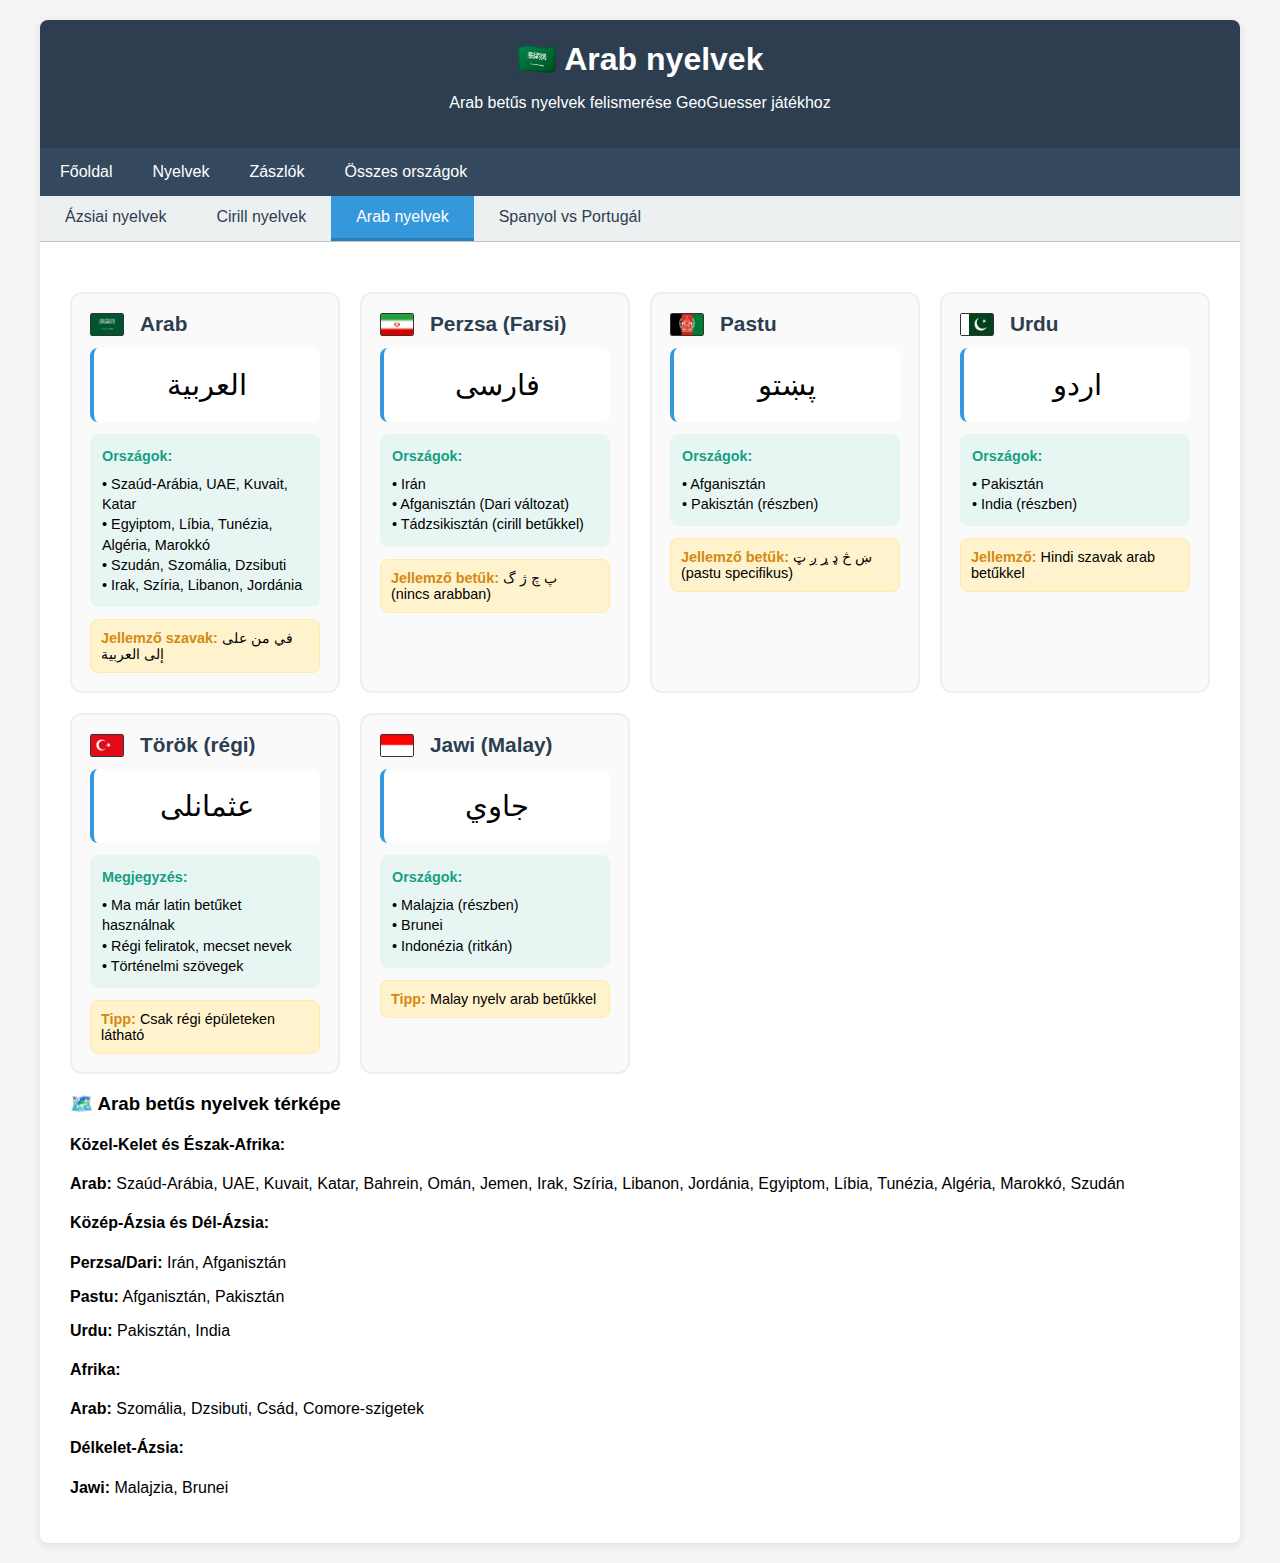
<file: arabic-languages.html>
<!DOCTYPE html>
<html lang="hu">
<head>
    <meta charset="UTF-8">
    <meta name="viewport" content="width=device-width, initial-scale=1.0">
    <title>Arab nyelvek - Geo Guesser Segítő</title>
    <link rel="stylesheet" href="styles.css">
</head>
<body>
    <div class="container">
        <header>
            <h1>🇸🇦 Arab nyelvek</h1>
            <p>Arab betűs nyelvek felismerése GeoGuesser játékhoz</p>
        </header>
        
        <nav>
            <ul class="menu">
                <li><a href="index.html">Főoldal</a></li>
                <li><a href="asian-languages.html">Nyelvek</a></li>
                <li><a href="flags.html">Zászlók</a></li>
                <li><a href="countries-list.html">Összes országok</a></li>
            </ul>
        </nav>
        
        <div class="sub-nav">
            <ul>
                <li><a href="asian-languages.html">Ázsiai nyelvek</a></li>
                <li><a href="cyrillic-languages.html">Cirill nyelvek</a></li>
                <li><a href="arabic-languages.html" class="active">Arab nyelvek</a></li>
                <li><a href="spanish-portuguese.html">Spanyol vs Portugál</a></li>
            </ul>
        </div>
        
        <div class="content">
            <div class="grid">
                <div class="script-card">
                    <div class="country">
                        <img src="flags/sa.png" alt="Szaúd-Arábia zászló" class="small-flag"> Arab
                    </div>
                    <div class="sample-text">العربية</div>
                    <div class="features">
                        <h4>Országok:</h4>
                        • Szaúd-Arábia, UAE, Kuvait, Katar<br>
                        • Egyiptom, Líbia, Tunézia, Algéria, Marokkó<br>
                        • Szudán, Szomália, Dzsibuti<br>
                        • Irak, Szíria, Libanon, Jordánia
                    </div>
                    <div class="tip">
                        <strong>Jellemző szavak:</strong> في من على إلى العربية
                    </div>
                </div>

                <div class="script-card">
                    <div class="country">
                        <img src="flags/ir.png" alt="Irán zászló" class="small-flag"> Perzsa (Farsi)
                    </div>
                    <div class="sample-text">فارسی</div>
                    <div class="features">
                        <h4>Országok:</h4>
                        • Irán<br>
                        • Afganisztán (Dari változat)<br>
                        • Tádzsikisztán (cirill betűkkel)
                    </div>
                    <div class="tip">
                        <strong>Jellemző betűk:</strong> پ چ ژ گ (nincs arabban)
                    </div>
                </div>

                <div class="script-card">
                    <div class="country">
                        <img src="flags/af.png" alt="Afganisztán zászló" class="small-flag"> Pastu
                    </div>
                    <div class="sample-text">پښتو</div>
                    <div class="features">
                        <h4>Országok:</h4>
                        • Afganisztán<br>
                        • Pakisztán (részben)
                    </div>
                    <div class="tip">
                        <strong>Jellemző betűk:</strong> ښ څ ډ ړ ږ ټ (pastu specifikus)
                    </div>
                </div>

                <div class="script-card">
                    <div class="country">
                        <img src="flags/pk.png" alt="Pakisztán zászló" class="small-flag"> Urdu
                    </div>
                    <div class="sample-text">اردو</div>
                    <div class="features">
                        <h4>Országok:</h4>
                        • Pakisztán<br>
                        • India (részben)
                    </div>
                    <div class="tip">
                        <strong>Jellemző:</strong> Hindi szavak arab betűkkel
                    </div>
                </div>

                <div class="script-card">
                    <div class="country">
                        <img src="flags/tr.png" alt="Törökország zászló" class="small-flag"> Török (régi)
                    </div>
                    <div class="sample-text">عثمانلی</div>
                    <div class="features">
                        <h4>Megjegyzés:</h4>
                        • Ma már latin betűket használnak<br>
                        • Régi feliratok, mecset nevek<br>
                        • Történelmi szövegek
                    </div>
                    <div class="tip">
                        <strong>Tipp:</strong> Csak régi épületeken látható
                    </div>
                </div>

                <div class="script-card">
                    <div class="country">
                        <img src="flags/id.png" alt="Indonézia zászló" class="small-flag"> Jawi (Malay)
                    </div>
                    <div class="sample-text">جاوي</div>
                    <div class="features">
                        <h4>Országok:</h4>
                        • Malajzia (részben)<br>
                        • Brunei<br>
                        • Indonézia (ritkán)
                    </div>
                    <div class="tip">
                        <strong>Tipp:</strong> Malay nyelv arab betűkkel
                    </div>
                </div>
            </div>
            
            <div class="summary-section">
                <h3>🗺️ Arab betűs nyelvek térképe</h3>
                <div class="region-summary">
                    <h4>Közel-Kelet és Észak-Afrika:</h4>
                    <p><strong>Arab:</strong> Szaúd-Arábia, UAE, Kuvait, Katar, Bahrein, Omán, Jemen, Irak, Szíria, Libanon, Jordánia, Egyiptom, Líbia, Tunézia, Algéria, Marokkó, Szudán</p>
                    
                    <h4>Közép-Ázsia és Dél-Ázsia:</h4>
                    <p><strong>Perzsa/Dari:</strong> Irán, Afganisztán</p>
                    <p><strong>Pastu:</strong> Afganisztán, Pakisztán</p>
                    <p><strong>Urdu:</strong> Pakisztán, India</p>
                    
                    <h4>Afrika:</h4>
                    <p><strong>Arab:</strong> Szomália, Dzsibuti, Csád, Comore-szigetek</p>
                    
                    <h4>Délkelet-Ázsia:</h4>
                    <p><strong>Jawi:</strong> Malajzia, Brunei</p>
                </div>
            </div>
        </div>
    </div>
</body>
</html>
</file>
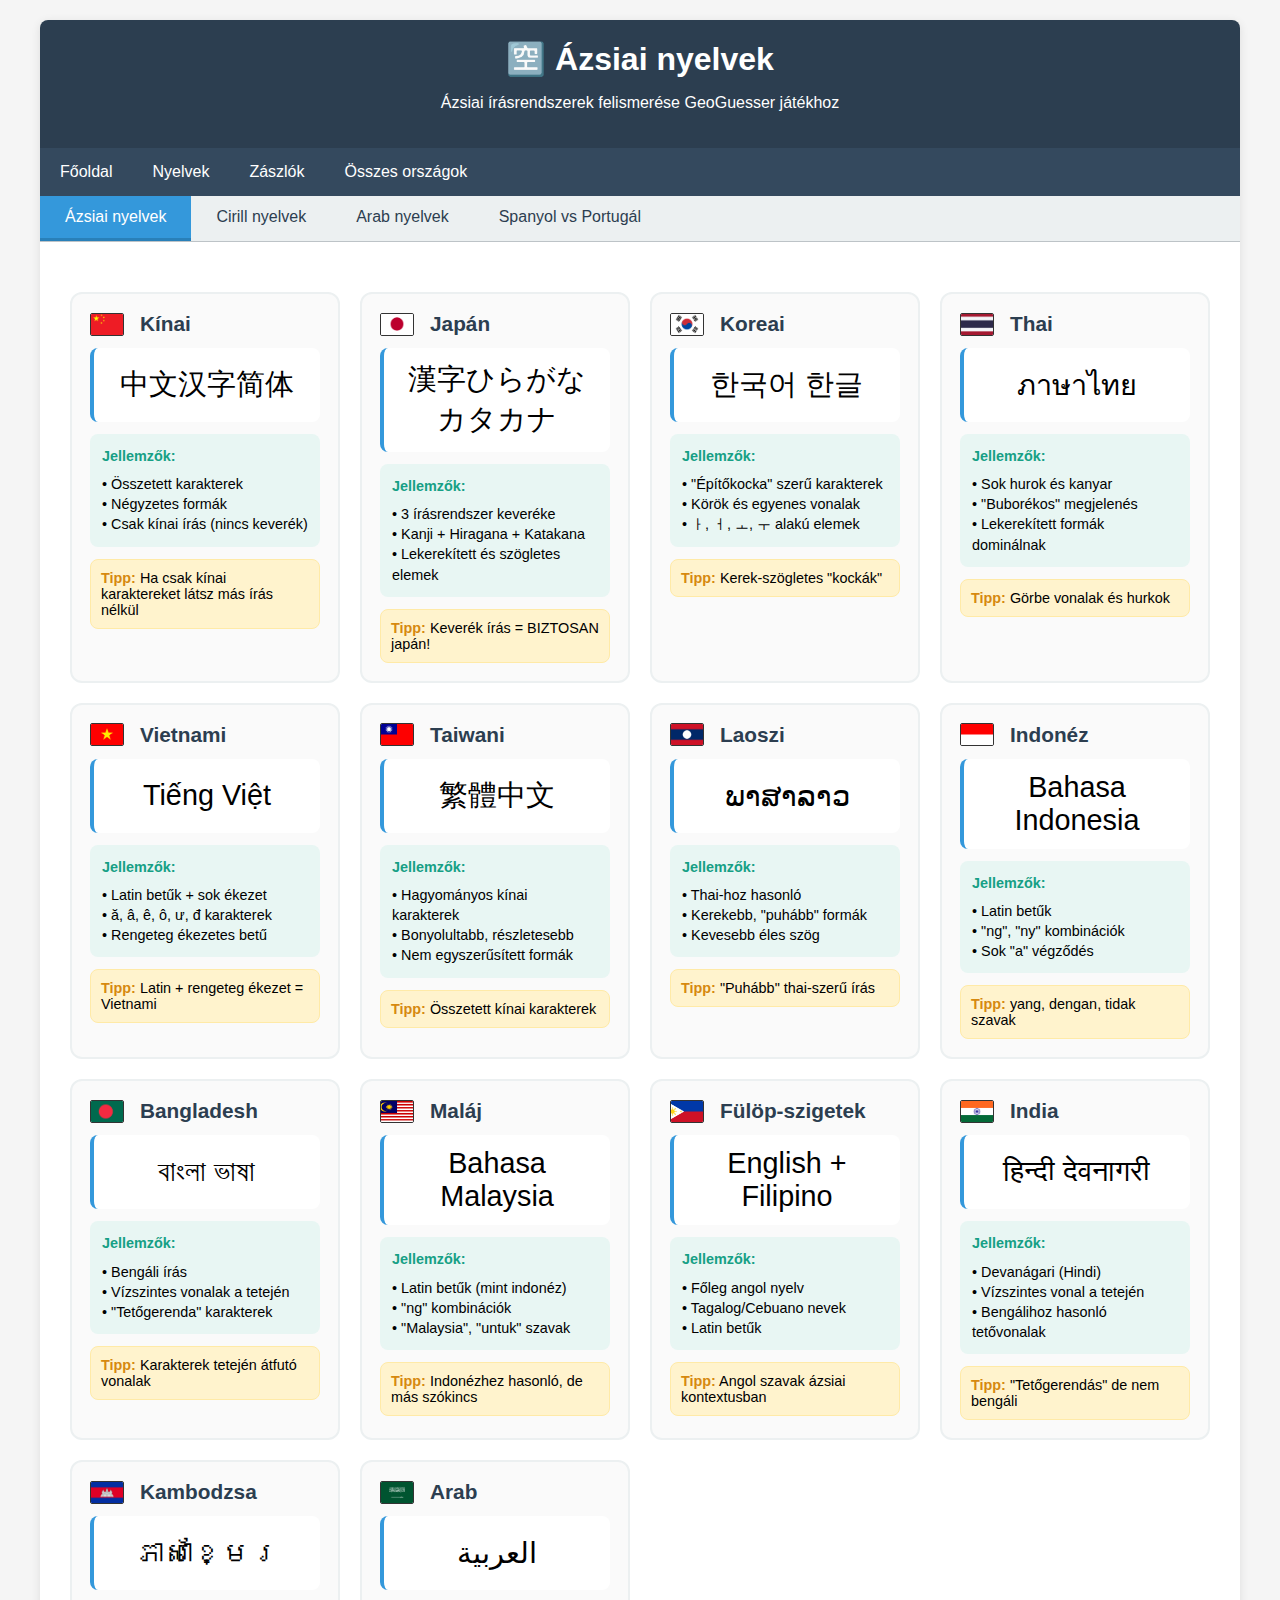
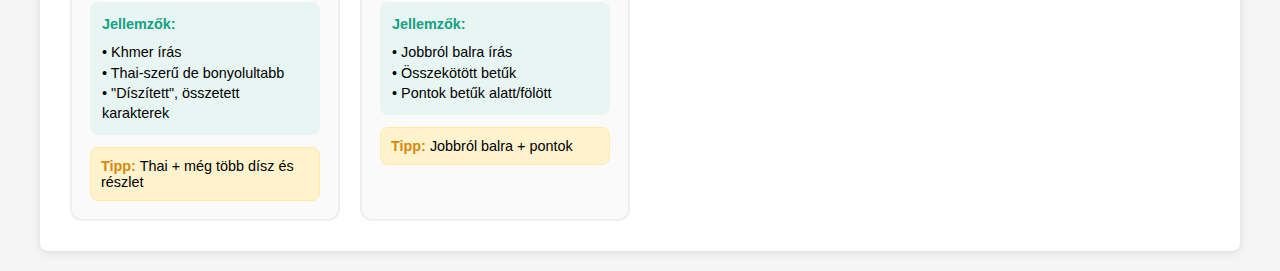
<file: asian-languages.html>
<!DOCTYPE html>
<html lang="hu">
<head>
    <meta charset="UTF-8">
    <meta name="viewport" content="width=device-width, initial-scale=1.0">
    <title>Ázsiai nyelvek - Geo Guesser Segítő</title>
    <link rel="stylesheet" href="styles.css">
</head>
<body>
    <div class="container">
        <header>
            <h1>🈳 Ázsiai nyelvek</h1>
            <p>Ázsiai írásrendszerek felismerése GeoGuesser játékhoz</p>
        </header>
        
        <nav>
            <ul class="menu">
                <li><a href="index.html">Főoldal</a></li>
                <li><a href="asian-languages.html">Nyelvek</a></li>
                <li><a href="flags.html">Zászlók</a></li>
                <li><a href="countries-list.html">Összes országok</a></li>
            </ul>
        </nav>
        
        <div class="sub-nav">
            <ul>
                <li><a href="asian-languages.html" class="active">Ázsiai nyelvek</a></li>
                <li><a href="cyrillic-languages.html">Cirill nyelvek</a></li>
                <li><a href="arabic-languages.html">Arab nyelvek</a></li>
                <li><a href="spanish-portuguese.html">Spanyol vs Portugál</a></li>
            </ul>
        </div>
        
        <div class="content">
            <div class="grid">
                <div class="script-card">
                    <div class="country">
                        <img src="flags/cn.png" alt="Kínai zászló" class="small-flag"> Kínai
                    </div>
                    <div class="sample-text">中文汉字简体</div>
                    <div class="features">
                        <h4>Jellemzők:</h4>
                        • Összetett karakterek<br>
                        • Négyzetes formák<br>
                        • Csak kínai írás (nincs keverék)
                    </div>
                    <div class="tip">
                        <strong>Tipp:</strong> Ha csak kínai karaktereket látsz más írás nélkül
                    </div>
                </div>

                <div class="script-card">
                    <div class="country">
                        <img src="flags/jp.png" alt="Japán zászló" class="small-flag"> Japán
                    </div>
                    <div class="sample-text">漢字ひらがなカタカナ</div>
                    <div class="features">
                        <h4>Jellemzők:</h4>
                        • 3 írásrendszer keveréke<br>
                        • Kanji + Hiragana + Katakana<br>
                        • Lekerekített és szögletes elemek
                    </div>
                    <div class="tip">
                        <strong>Tipp:</strong> Keverék írás = BIZTOSAN japán!
                    </div>
                </div>

                <div class="script-card">
                    <div class="country">
                        <img src="flags/kr.png" alt="Koreai zászló" class="small-flag"> Koreai
                    </div>
                    <div class="sample-text">한국어 한글</div>
                    <div class="features">
                        <h4>Jellemzők:</h4>
                        • "Építőkocka" szerű karakterek<br>
                        • Körök és egyenes vonalak<br>
                        • ㅏ, ㅓ, ㅗ, ㅜ alakú elemek
                    </div>
                    <div class="tip">
                        <strong>Tipp:</strong> Kerek-szögletes "kockák"
                    </div>
                </div>

                <div class="script-card">
                    <div class="country">
                        <img src="flags/th.png" alt="Thai zászló" class="small-flag"> Thai
                    </div>
                    <div class="sample-text">ภาษาไทย</div>
                    <div class="features">
                        <h4>Jellemzők:</h4>
                        • Sok hurok és kanyar<br>
                        • "Buborékos" megjelenés<br>
                        • Lekerekített formák dominálnak
                    </div>
                    <div class="tip">
                        <strong>Tipp:</strong> Görbe vonalak és hurkok
                    </div>
                </div>

                <div class="script-card">
                    <div class="country">
                        <img src="flags/vn.png" alt="Vietnami zászló" class="small-flag"> Vietnami
                    </div>
                    <div class="sample-text">Tiếng Việt</div>
                    <div class="features">
                        <h4>Jellemzők:</h4>
                        • Latin betűk + sok ékezet<br>
                        • ă, â, ê, ô, ư, đ karakterek<br>
                        • Rengeteg ékezetes betű
                    </div>
                    <div class="tip">
                        <strong>Tipp:</strong> Latin + rengeteg ékezet = Vietnami
                    </div>
                </div>

                <div class="script-card">
                    <div class="country">
                        <img src="flags/tw.png" alt="Taiwani zászló" class="small-flag"> Taiwani
                    </div>
                    <div class="sample-text">繁體中文</div>
                    <div class="features">
                        <h4>Jellemzők:</h4>
                        • Hagyományos kínai karakterek<br>
                        • Bonyolultabb, részletesebb<br>
                        • Nem egyszerűsített formák
                    </div>
                    <div class="tip">
                        <strong>Tipp:</strong> Összetett kínai karakterek
                    </div>
                </div>

                <div class="script-card">
                    <div class="country">
                        <img src="flags/la.png" alt="Laoszi zászló" class="small-flag"> Laoszi
                    </div>
                    <div class="sample-text">ພາສາລາວ</div>
                    <div class="features">
                        <h4>Jellemzők:</h4>
                        • Thai-hoz hasonló<br>
                        • Kerekebb, "puhább" formák<br>
                        • Kevesebb éles szög
                    </div>
                    <div class="tip">
                        <strong>Tipp:</strong> "Puhább" thai-szerű írás
                    </div>
                </div>

                <div class="script-card">
                    <div class="country">
                        <img src="flags/id.png" alt="Indonéz zászló" class="small-flag"> Indonéz
                    </div>
                    <div class="sample-text">Bahasa Indonesia</div>
                    <div class="features">
                        <h4>Jellemzők:</h4>
                        • Latin betűk<br>
                        • "ng", "ny" kombinációk<br>
                        • Sok "a" végződés
                    </div>
                    <div class="tip">
                        <strong>Tipp:</strong> yang, dengan, tidak szavak
                    </div>
                </div>

                <div class="script-card">
                    <div class="country">
                        <img src="flags/bd.png" alt="Bangladesh zászló" class="small-flag"> Bangladesh
                    </div>
                    <div class="sample-text">বাংলা ভাষা</div>
                    <div class="features">
                        <h4>Jellemzők:</h4>
                        • Bengáli írás<br>
                        • Vízszintes vonalak a tetején<br>
                        • "Tetőgerenda" karakterek
                    </div>
                    <div class="tip">
                        <strong>Tipp:</strong> Karakterek tetején átfutó vonalak
                    </div>
                </div>

                <div class="script-card">
                    <div class="country">
                        <img src="flags/my.png" alt="Maláj zászló" class="small-flag"> Maláj
                    </div>
                    <div class="sample-text">Bahasa Malaysia</div>
                    <div class="features">
                        <h4>Jellemzők:</h4>
                        • Latin betűk (mint indonéz)<br>
                        • "ng" kombinációk<br>
                        • "Malaysia", "untuk" szavak
                    </div>
                    <div class="tip">
                        <strong>Tipp:</strong> Indonézhez hasonló, de más szókincs
                    </div>
                </div>

                <div class="script-card">
                    <div class="country">
                        <img src="flags/ph.png" alt="Fülöp-szigetek zászló" class="small-flag"> Fülöp-szigetek
                    </div>
                    <div class="sample-text">English + Filipino</div>
                    <div class="features">
                        <h4>Jellemzők:</h4>
                        • Főleg angol nyelv<br>
                        • Tagalog/Cebuano nevek<br>
                        • Latin betűk
                    </div>
                    <div class="tip">
                        <strong>Tipp:</strong> Angol szavak ázsiai kontextusban
                    </div>
                </div>

                <div class="script-card">
                    <div class="country">
                        <img src="flags/in.png" alt="India zászló" class="small-flag"> India
                    </div>
                    <div class="sample-text">हिन्दी देवनागरी</div>
                    <div class="features">
                        <h4>Jellemzők:</h4>
                        • Devanágari (Hindi)<br>
                        • Vízszintes vonal a tetején<br>
                        • Bengálihoz hasonló tetővonalak
                    </div>
                    <div class="tip">
                        <strong>Tipp:</strong> "Tetőgerendás" de nem bengáli
                    </div>
                </div>

                <div class="script-card">
                    <div class="country">
                        <img src="flags/kh.png" alt="Kambodzsa zászló" class="small-flag"> Kambodzsa
                    </div>
                    <div class="sample-text">ភាសាខ្មែរ</div>
                    <div class="features">
                        <h4>Jellemzők:</h4>
                        • Khmer írás<br>
                        • Thai-szerű de bonyolultabb<br>
                        • "Díszített", összetett karakterek
                    </div>
                    <div class="tip">
                        <strong>Tipp:</strong> Thai + még több dísz és részlet
                    </div>
                </div>

                <div class="script-card">
                    <div class="country">
                        <img src="flags/sa.png" alt="Arab zászló" class="small-flag"> Arab
                    </div>
                    <div class="sample-text">العربية</div>
                    <div class="features">
                        <h4>Jellemzők:</h4>
                        • Jobbról balra írás<br>
                        • Összekötött betűk<br>
                        • Pontok betűk alatt/fölött
                    </div>
                    <div class="tip">
                        <strong>Tipp:</strong> Jobbról balra + pontok
                    </div>
                </div>
            </div>
        </div>
    </div>
</body>
</html>
</file>
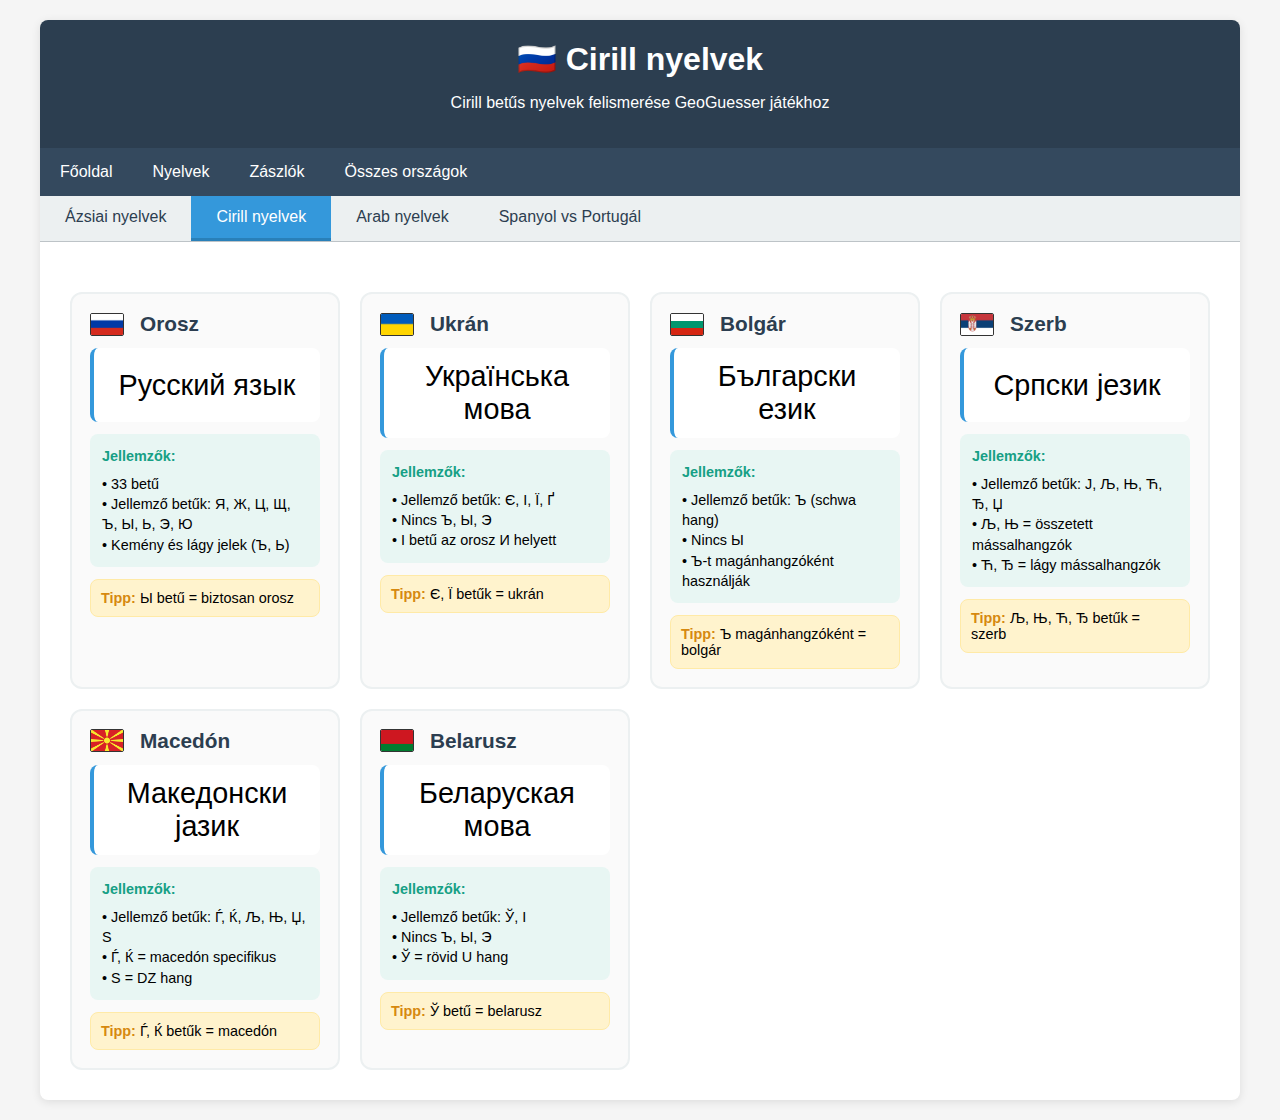
<file: cyrillic-languages.html>
<!DOCTYPE html>
<html lang="hu">
<head>
    <meta charset="UTF-8">
    <meta name="viewport" content="width=device-width, initial-scale=1.0">
    <title>Cirill nyelvek - Geo Guesser Segítő</title>
    <link rel="stylesheet" href="styles.css">
</head>
<body>
    <div class="container">
        <header>
            <h1>🇷🇺 Cirill nyelvek</h1>
            <p>Cirill betűs nyelvek felismerése GeoGuesser játékhoz</p>
        </header>
        
        <nav>
            <ul class="menu">
                <li><a href="index.html">Főoldal</a></li>
                <li><a href="asian-languages.html">Nyelvek</a></li>
                <li><a href="flags.html">Zászlók</a></li>
                <li><a href="countries-list.html">Összes országok</a></li>
            </ul>
        </nav>
        
        <div class="sub-nav">
            <ul>
                <li><a href="asian-languages.html">Ázsiai nyelvek</a></li>
                <li><a href="cyrillic-languages.html" class="active">Cirill nyelvek</a></li>
                <li><a href="arabic-languages.html">Arab nyelvek</a></li>
                <li><a href="spanish-portuguese.html">Spanyol vs Portugál</a></li>
            </ul>
        </div>
        
        <div class="content">
            <div class="grid">
                <div class="script-card">
                    <div class="country">
                        <img src="flags/ru.png" alt="Orosz zászló" class="small-flag"> Orosz
                    </div>
                    <div class="sample-text">Русский язык</div>
                    <div class="features">
                        <h4>Jellemzők:</h4>
                        • 33 betű<br>
                        • Jellemző betűk: Я, Ж, Ц, Щ, Ъ, Ы, Ь, Э, Ю<br>
                        • Kemény és lágy jelek (Ъ, Ь)
                    </div>
                    <div class="tip">
                        <strong>Tipp:</strong> Ы betű = biztosan orosz
                    </div>
                </div>

                <div class="script-card">
                    <div class="country">
                        <img src="flags/ua.png" alt="Ukrán zászló" class="small-flag"> Ukrán
                    </div>
                    <div class="sample-text">Українська мова</div>
                    <div class="features">
                        <h4>Jellemzők:</h4>
                        • Jellemző betűk: Є, І, Ї, Ґ<br>
                        • Nincs Ъ, Ы, Э<br>
                        • І betű az orosz И helyett
                    </div>
                    <div class="tip">
                        <strong>Tipp:</strong> Є, Ї betűk = ukrán
                    </div>
                </div>

                <div class="script-card">
                    <div class="country">
                        <img src="flags/bg.png" alt="Bolgár zászló" class="small-flag"> Bolgár
                    </div>
                    <div class="sample-text">Български език</div>
                    <div class="features">
                        <h4>Jellemzők:</h4>
                        • Jellemző betűk: Ъ (schwa hang)<br>
                        • Nincs Ы<br>
                        • Ъ-t magánhangzóként használják
                    </div>
                    <div class="tip">
                        <strong>Tipp:</strong> Ъ magánhangzóként = bolgár
                    </div>
                </div>

                <div class="script-card">
                    <div class="country">
                        <img src="flags/rs.png" alt="Szerb zászló" class="small-flag"> Szerb
                    </div>
                    <div class="sample-text">Српски језик</div>
                    <div class="features">
                        <h4>Jellemzők:</h4>
                        • Jellemző betűk: Ј, Љ, Њ, Ћ, Ђ, Џ<br>
                        • Љ, Њ = összetett mássalhangzók<br>
                        • Ћ, Ђ = lágy mássalhangzók
                    </div>
                    <div class="tip">
                        <strong>Tipp:</strong> Љ, Њ, Ћ, Ђ betűk = szerb
                    </div>
                </div>

                <div class="script-card">
                    <div class="country">
                        <img src="flags/mk.png" alt="Macedón zászló" class="small-flag"> Macedón
                    </div>
                    <div class="sample-text">Македонски јазик</div>
                    <div class="features">
                        <h4>Jellemzők:</h4>
                        • Jellemző betűk: Ѓ, Ќ, Љ, Њ, Џ, Ѕ<br>
                        • Ѓ, Ќ = macedón specifikus<br>
                        • Ѕ = DZ hang
                    </div>
                    <div class="tip">
                        <strong>Tipp:</strong> Ѓ, Ќ betűk = macedón
                    </div>
                </div>

                <div class="script-card">
                    <div class="country">
                        <img src="flags/by.png" alt="Belarusz zászló" class="small-flag"> Belarusz
                    </div>
                    <div class="sample-text">Беларуская мова</div>
                    <div class="features">
                        <h4>Jellemzők:</h4>
                        • Jellemző betűk: Ў, І<br>
                        • Nincs Ъ, Ы, Э<br>
                        • Ў = rövid U hang
                    </div>
                    <div class="tip">
                        <strong>Tipp:</strong> Ў betű = belarusz
                    </div>
                </div>
            </div>
        </div>
    </div>
</body>
</html>
</file>
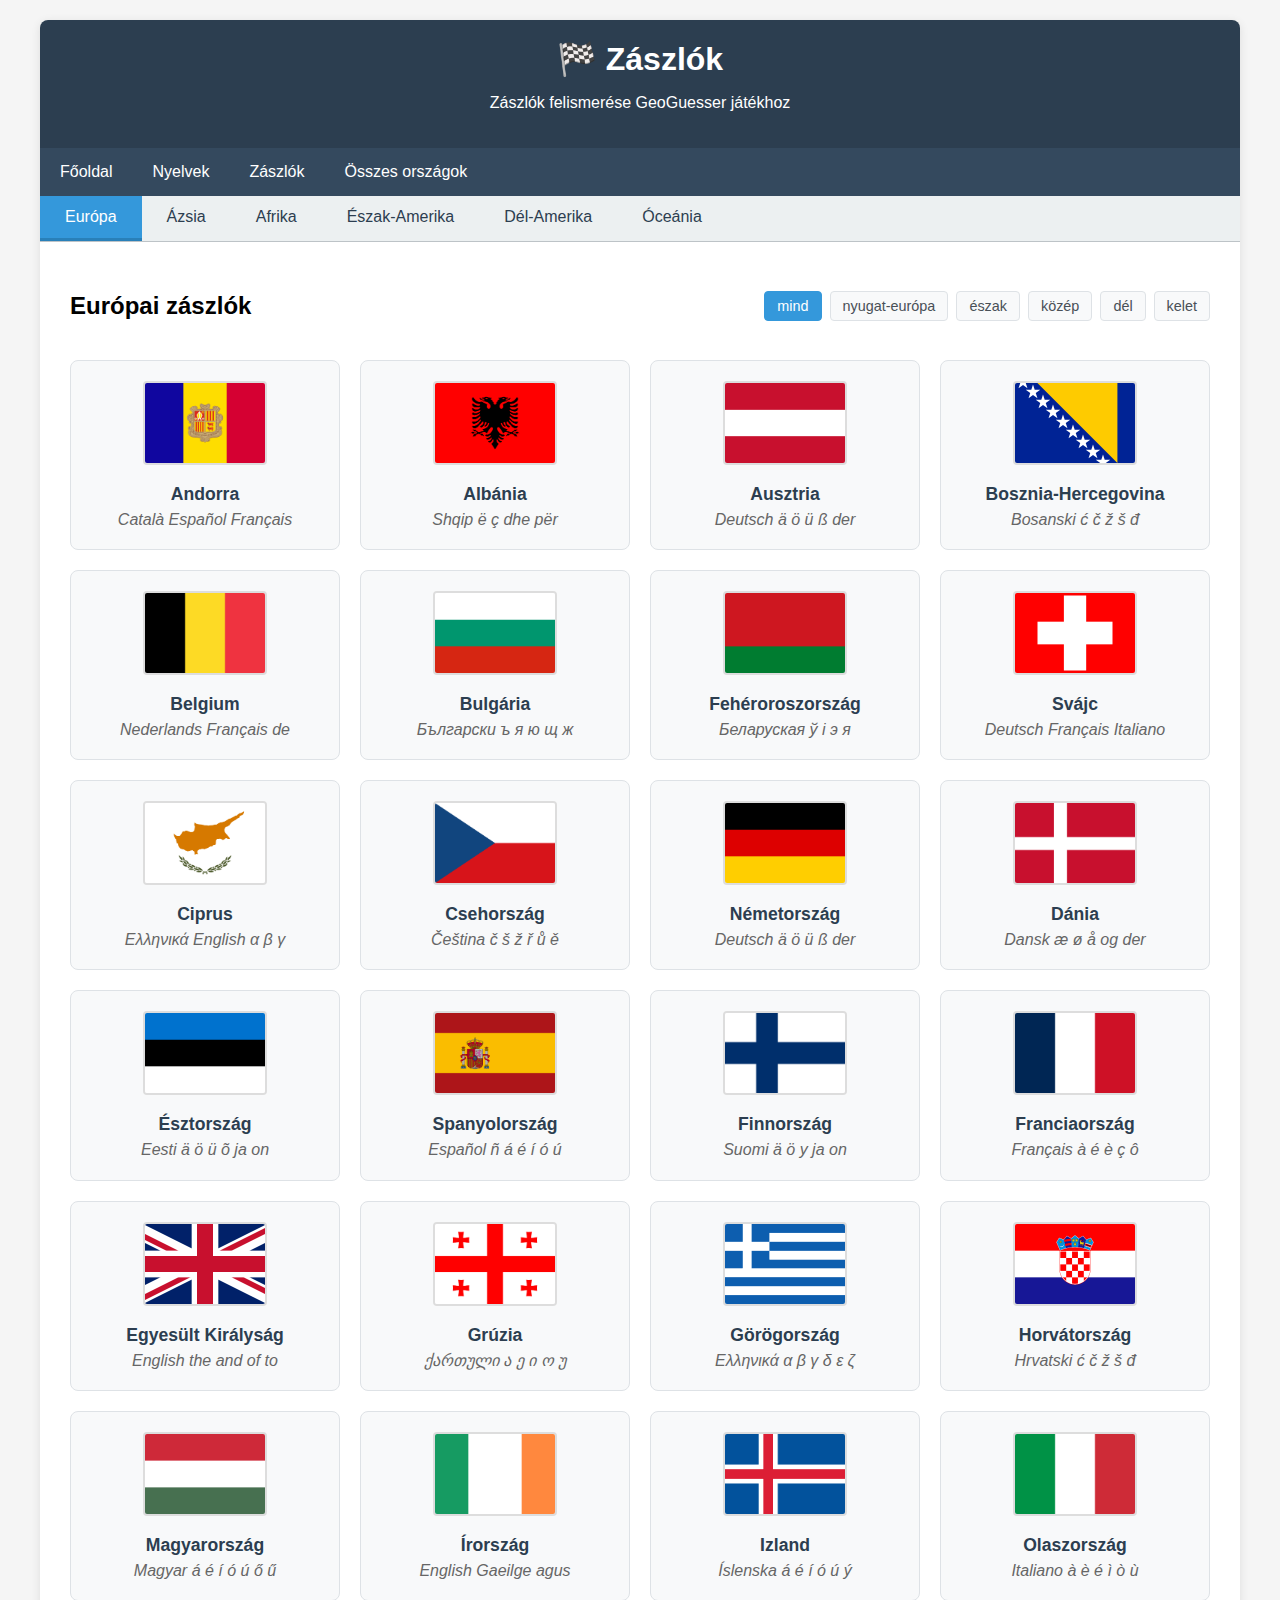
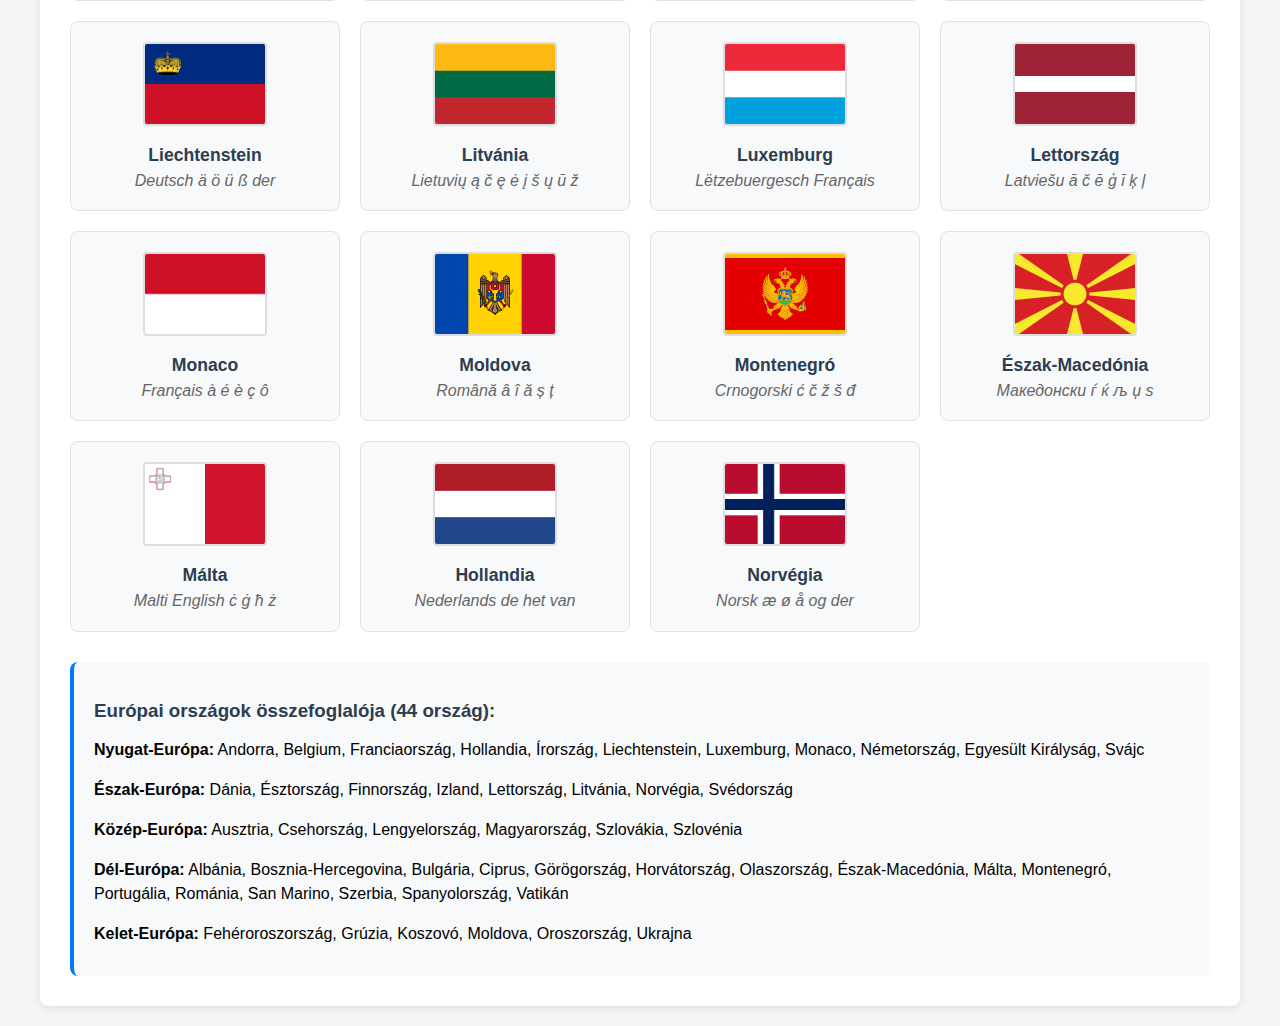
<file: flags.html>
<!DOCTYPE html>
<html lang="hu">
<head>
    <meta charset="UTF-8">
    <meta name="viewport" content="width=device-width, initial-scale=1.0, user-scalable=yes">
    <title>Földrajzi Zászlók és Nyelvek</title>
    <link rel="stylesheet" href="styles.css">
</head>
<body>
    <div class="container">
        <header>
            <h1>🏁 Zászlók</h1>
            <p>Zászlók felismerése GeoGuesser játékhoz</p>
        </header>
        
        <nav>
            <ul class="menu">
                <li><a href="index.html">Főoldal</a></li>
                <li><a href="asian-languages.html">Nyelvek</a></li>
                <li><a href="flags.html">Zászlók</a></li>
                <li><a href="countries-list.html">Összes országok</a></li>
            </ul>
        </nav>
        
        <div class="sub-nav">
            <ul>
                <li><a href="#" onclick="showFlagSection('europe')" class="active">Európa</a></li>
                <li><a href="#" onclick="showFlagSection('asia')">Ázsia</a></li>
                <li><a href="#" onclick="showFlagSection('africa')">Afrika</a></li>
                <li><a href="#" onclick="showFlagSection('north-america')">Észak-Amerika</a></li>
                <li><a href="#" onclick="showFlagSection('south-america')">Dél-Amerika</a></li>
                <li><a href="#" onclick="showFlagSection('oceania')">Óceánia</a></li>
            </ul>
        </div>

        <div class="content">
            <div id="europe" class="flag-section active">
                <div class="section-header">
                    <h2>Európai zászlók</h2>
                    <div class="region-filter">
                        <button class="filter-btn active" onclick="filterRegion('all')">mind</button>
                        <button class="filter-btn" onclick="filterRegion('west')">nyugat-európa</button>
                        <button class="filter-btn" onclick="filterRegion('north')">észak</button>
                        <button class="filter-btn" onclick="filterRegion('central')">közép</button>
                        <button class="filter-btn" onclick="filterRegion('south')">dél</button>
                        <button class="filter-btn" onclick="filterRegion('east')">kelet</button>
                    </div>
                </div>
                <div class="grid">
                    <div class="flag-card" data-region="south">
                        <img src="flags/ad.png" alt="Andorra" class="flag-image">
                        <div class="country-name">Andorra</div>
                        <div class="common-chars">Català Español Français</div>
                        <div class="domain-extension">.ad</div>
                    </div>
                    <div class="flag-card" data-region="south">
                        <img src="flags/al.png" alt="Albánia" class="flag-image">
                        <div class="country-name">Albánia</div>
                        <div class="common-chars">Shqip ë ç dhe për</div>
                        <div class="domain-extension">.al</div>
                    </div>
                    <div class="flag-card" data-region="central">
                        <img src="flags/at.png" alt="Ausztria" class="flag-image">
                        <div class="country-name">Ausztria</div>
                        <div class="common-chars">Deutsch ä ö ü ß der</div>
                        <div class="domain-extension">.at</div>
                    </div>
                    <div class="flag-card" data-region="south">
                        <img src="flags/ba.png" alt="Bosznia-Hercegovina" class="flag-image">
                        <div class="country-name">Bosznia-Hercegovina</div>
                        <div class="common-chars">Bosanski ć č ž š đ</div>
                        <div class="domain-extension">.ba</div>
                    </div>
                    <div class="flag-card" data-region="west">
                        <img src="flags/be.png" alt="Belgium" class="flag-image">
                        <div class="country-name">Belgium</div>
                        <div class="common-chars">Nederlands Français de</div>
                        <div class="domain-extension">.be</div>
                    </div>
                    <div class="flag-card" data-region="south">
                        <img src="flags/bg.png" alt="Bulgária" class="flag-image">
                        <div class="country-name">Bulgária</div>
                        <div class="common-chars">Български ъ я ю щ ж</div>
                        <div class="domain-extension">.bg</div>
                    </div>
                    <div class="flag-card" data-region="east">
                        <img src="flags/by.png" alt="Fehéroroszország" class="flag-image">
                        <div class="country-name">Fehéroroszország</div>
                        <div class="common-chars">Беларуская ў і э я</div>
                        <div class="domain-extension">.by</div>
                    </div>
                    <div class="flag-card" data-region="west">
                        <img src="flags/ch.png" alt="Svájc" class="flag-image">
                        <div class="country-name">Svájc</div>
                        <div class="common-chars">Deutsch Français Italiano</div>
                        <div class="domain-extension">.ch</div>
                    </div>
                    <div class="flag-card" data-region="south">
                        <img src="flags/cy.png" alt="Ciprus" class="flag-image">
                        <div class="country-name">Ciprus</div>
                        <div class="common-chars">Ελληνικά English α β γ</div>
                        <div class="domain-extension">.cy</div>
                    </div>
                    <div class="flag-card" data-region="central">
                        <img src="flags/cz.png" alt="Csehország" class="flag-image">
                        <div class="country-name">Csehország</div>
                        <div class="common-chars">Čeština č š ž ř ů ě</div>
                        <div class="domain-extension">.cz</div>
                    </div>
                    <div class="flag-card" data-region="west">
                        <img src="flags/de.png" alt="Németország" class="flag-image">
                        <div class="country-name">Németország</div>
                        <div class="common-chars">Deutsch ä ö ü ß der</div>
                        <div class="domain-extension">.de</div>
                    </div>
                    <div class="flag-card" data-region="north">
                        <img src="flags/dk.png" alt="Dánia" class="flag-image">
                        <div class="country-name">Dánia</div>
                        <div class="common-chars">Dansk æ ø å og der</div>
                        <div class="domain-extension">.dk</div>
                    </div>
                    <div class="flag-card" data-region="north">
                        <img src="flags/ee.png" alt="Észtország" class="flag-image">
                        <div class="country-name">Észtország</div>
                        <div class="common-chars">Eesti ä ö ü õ ja on</div>
                        <div class="domain-extension">.ee</div>
                    </div>
                    <div class="flag-card" data-region="south">
                        <img src="flags/es.png" alt="Spanyolország" class="flag-image">
                        <div class="country-name">Spanyolország</div>
                        <div class="common-chars">Español ñ á é í ó ú</div>
                        <div class="domain-extension">.es</div>
                    </div>
                    <div class="flag-card" data-region="north">
                        <img src="flags/fi.png" alt="Finnország" class="flag-image">
                        <div class="country-name">Finnország</div>
                        <div class="common-chars">Suomi ä ö y ja on</div>
                        <div class="domain-extension">.fi</div>
                    </div>
                    <div class="flag-card" data-region="west">
                        <img src="flags/fr.png" alt="Franciaország" class="flag-image">
                        <div class="country-name">Franciaország</div>
                        <div class="common-chars">Français à é è ç ô</div>
                        <div class="domain-extension">.fr</div>
                    </div>
                    <div class="flag-card" data-region="west">
                        <img src="flags/gb.png" alt="Egyesült Királyság" class="flag-image">
                        <div class="country-name">Egyesült Királyság</div>
                        <div class="common-chars">English the and of to</div>
                        <div class="domain-extension">.uk</div>
                    </div>
                    <div class="flag-card" data-region="east">
                        <img src="flags/ge.png" alt="Grúzia" class="flag-image">
                        <div class="country-name">Grúzia</div>
                        <div class="common-chars">ქართული ა ე ი ო უ</div>
                        <div class="domain-extension">.ge</div>
                    </div>
                    <div class="flag-card" data-region="south">
                        <img src="flags/gr.png" alt="Görögország" class="flag-image">
                        <div class="country-name">Görögország</div>
                        <div class="common-chars">Ελληνικά α β γ δ ε ζ</div>
                        <div class="domain-extension">.gr</div>
                    </div>
                    <div class="flag-card" data-region="south">
                        <img src="flags/hr.png" alt="Horvátország" class="flag-image">
                        <div class="country-name">Horvátország</div>
                        <div class="common-chars">Hrvatski ć č ž š đ</div>
                        <div class="domain-extension">.hr</div>
                    </div>
                    <div class="flag-card" data-region="central">
                        <img src="flags/hu.png" alt="Magyarország" class="flag-image">
                        <div class="country-name">Magyarország</div>
                        <div class="common-chars">Magyar á é í ó ú ő ű</div>
                        <div class="domain-extension">.hu</div>
                    </div>
                    <div class="flag-card" data-region="west">
                        <img src="flags/ie.png" alt="Írország" class="flag-image">
                        <div class="country-name">Írország</div>
                        <div class="common-chars">English Gaeilge agus</div>
                        <div class="domain-extension">.ie</div>
                    </div>
                    <div class="flag-card" data-region="north">
                        <img src="flags/is.png" alt="Izland" class="flag-image">
                        <div class="country-name">Izland</div>
                        <div class="common-chars">Íslenska á é í ó ú ý</div>
                        <div class="domain-extension">.is</div>
                    </div>
                    <div class="flag-card" data-region="south">
                        <img src="flags/it.png" alt="Olaszország" class="flag-image">
                        <div class="country-name">Olaszország</div>
                        <div class="common-chars">Italiano à è é ì ò ù</div>
                        <div class="domain-extension">.it</div>
                    </div>
                    <div class="flag-card" data-region="west">
                        <img src="flags/li.png" alt="Liechtenstein" class="flag-image">
                        <div class="country-name">Liechtenstein</div>
                        <div class="common-chars">Deutsch ä ö ü ß der</div>
                        <div class="domain-extension">.li</div>
                    </div>
                    <div class="flag-card" data-region="north">
                        <img src="flags/lt.png" alt="Litvánia" class="flag-image">
                        <div class="country-name">Litvánia</div>
                        <div class="common-chars">Lietuvių ą č ę ė į š ų ū ž</div>
                        <div class="domain-extension">.lt</div>
                    </div>
                    <div class="flag-card" data-region="west">
                        <img src="flags/lu.png" alt="Luxemburg" class="flag-image">
                        <div class="country-name">Luxemburg</div>
                        <div class="common-chars">Lëtzebuergesch Français</div>
                        <div class="domain-extension">.lu</div>
                    </div>
                    <div class="flag-card" data-region="north">
                        <img src="flags/lv.png" alt="Lettország" class="flag-image">
                        <div class="country-name">Lettország</div>
                        <div class="common-chars">Latviešu ā č ē ģ ī ķ ļ</div>
                        <div class="domain-extension">.lv</div>
                    </div>
                    <div class="flag-card" data-region="west">
                        <img src="flags/mc.png" alt="Monaco" class="flag-image">
                        <div class="country-name">Monaco</div>
                        <div class="common-chars">Français à é è ç ô</div>
                        <div class="domain-extension">.mc</div>
                    </div>
                    <div class="flag-card" data-region="east">
                        <img src="flags/md.png" alt="Moldova" class="flag-image">
                        <div class="country-name">Moldova</div>
                        <div class="common-chars">Română â î ă ș ț</div>
                        <div class="domain-extension">.md</div>
                    </div>
                    <div class="flag-card" data-region="south">
                        <img src="flags/me.png" alt="Montenegró" class="flag-image">
                        <div class="country-name">Montenegró</div>
                        <div class="common-chars">Crnogorski ć č ž š đ</div>
                        <div class="domain-extension">.me</div>
                    </div>
                    <div class="flag-card" data-region="south">
                        <img src="flags/mk.png" alt="Észak-Macedónia" class="flag-image">
                        <div class="country-name">Észak-Macedónia</div>
                        <div class="common-chars">Македонски ѓ ќ љ џ ѕ</div>
                        <div class="domain-extension">.mk</div>
                    </div>
                    <div class="flag-card" data-region="south">
                        <img src="flags/mt.png" alt="Málta" class="flag-image">
                        <div class="country-name">Málta</div>
                        <div class="common-chars">Malti English ċ ġ ħ ż</div>
                        <div class="domain-extension">.mt</div>
                    </div>
                    <div class="flag-card" data-region="west">
                        <img src="flags/nl.png" alt="Hollandia" class="flag-image">
                        <div class="country-name">Hollandia</div>
                        <div class="common-chars">Nederlands de het van</div>
                        <div class="domain-extension">.nl</div>
                    </div>
                    <div class="flag-card" data-region="north">
                        <img src="flags/no.png" alt="Norvégia" class="flag-image">
                        <div class="country-name">Norvégia</div>
                        <div class="common-chars">Norsk æ ø å og der</div>
                        <div class="domain-extension">.no</div>
                    </div>
                </div>
                
                <div class="summary-text">
                    <h3>Európai országok összefoglalója (44 ország):</h3>
                    <p><strong>Nyugat-Európa:</strong> Andorra, Belgium, Franciaország, Hollandia, Írország, Liechtenstein, Luxemburg, Monaco, Németország, Egyesült Királyság, Svájc</p>
                    <p><strong>Észak-Európa:</strong> Dánia, Észtország, Finnország, Izland, Lettország, Litvánia, Norvégia, Svédország</p>
                    <p><strong>Közép-Európa:</strong> Ausztria, Csehország, Lengyelország, Magyarország, Szlovákia, Szlovénia</p>
                    <p><strong>Dél-Európa:</strong> Albánia, Bosznia-Hercegovina, Bulgária, Ciprus, Görögország, Horvátország, Olaszország, Észak-Macedónia, Málta, Montenegró, Portugália, Románia, San Marino, Szerbia, Spanyolország, Vatikán</p>
                    <p><strong>Kelet-Európa:</strong> Fehéroroszország, Grúzia, Koszovó, Moldova, Oroszország, Ukrajna</p>
                </div>
            </div>
            
            <div id="asia" class="flag-section">
                <div class="section-header">
                    <h2>Ázsiai zászlók</h2>
                    <div class="region-filter">
                        <button class="filter-btn active" onclick="filterAsiaRegion('all')">mind</button>
                        <button class="filter-btn" onclick="filterAsiaRegion('east')">kelet-ázsia</button>
                        <button class="filter-btn" onclick="filterAsiaRegion('southeast')">délkelet-ázsia</button>
                        <button class="filter-btn" onclick="filterAsiaRegion('south')">dél-ázsia</button>
                        <button class="filter-btn" onclick="filterAsiaRegion('central')">közép-ázsia</button>
                        <button class="filter-btn" onclick="filterAsiaRegion('west')">nyugat-ázsia</button>
                    </div>
                </div>
                <div class="grid">
                    <div class="flag-card" data-asia-region="east">
                        <img src="flags/cn.png" alt="Kína" class="flag-image">
                        <div class="country-name">Kína</div>
                        <div class="common-chars">中文汉字简体</div>
                        <div class="domain-extension">.cn</div>
                    </div>
                    <div class="flag-card" data-asia-region="east">
                        <img src="flags/jp.png" alt="Japán" class="flag-image">
                        <div class="country-name">Japán</div>
                        <div class="common-chars">漢字ひらがなカタカナ</div>
                        <div class="domain-extension">.jp</div>
                    </div>
                    <div class="flag-card" data-asia-region="east">
                        <img src="flags/kr.png" alt="Dél-Korea" class="flag-image">
                        <div class="country-name">Dél-Korea</div>
                        <div class="common-chars">한국어 한글 ㅏㅓㅗㅜ</div>
                        <div class="domain-extension">.kr</div>
                    </div>
                    <div class="flag-card" data-asia-region="east">
                        <img src="flags/kp.png" alt="Észak-Korea" class="flag-image">
                        <div class="country-name">Észak-Korea</div>
                        <div class="common-chars">한국어 한글 ㅏㅓㅗㅜ</div>
                        <div class="domain-extension">.kp</div>
                    </div>
                    <div class="flag-card" data-asia-region="east">
                        <img src="flags/mn.png" alt="Mongólia" class="flag-image">
                        <div class="country-name">Mongólia</div>
                        <div class="common-chars">Монгол бичиг дээр</div>
                        <div class="domain-extension">.mn</div>
                    </div>
                    <div class="flag-card" data-asia-region="east">
                        <img src="flags/tw.png" alt="Tajvan" class="flag-image">
                        <div class="country-name">Tajvan</div>
                        <div class="common-chars">繁體中文 台灣 的 是</div>
                        <div class="domain-extension">.tw</div>
                    </div>
                    <div class="flag-card" data-asia-region="southeast">
                        <img src="flags/id.png" alt="Indonézia" class="flag-image">
                        <div class="country-name">Indonézia</div>
                        <div class="common-chars">yang dengan tidak</div>
                        <div class="domain-extension">.id</div>
                    </div>
                    <div class="flag-card" data-asia-region="southeast">
                        <img src="flags/th.png" alt="Thaiföld" class="flag-image">
                        <div class="country-name">Thaiföld</div>
                        <div class="common-chars">ภาษาไทย กับ และ</div>
                        <div class="domain-extension">.th</div>
                    </div>
                    <div class="flag-card" data-asia-region="southeast">
                        <img src="flags/vn.png" alt="Vietnam" class="flag-image">
                        <div class="country-name">Vietnam</div>
                        <div class="common-chars">Tiếng Việt ă â ê ô ư đ</div>
                        <div class="domain-extension">.vn</div>
                    </div>
                    <div class="flag-card" data-asia-region="southeast">
                        <img src="flags/ph.png" alt="Fülöp-szigetek" class="flag-image">
                        <div class="country-name">Fülöp-szigetek</div>
                        <div class="common-chars">English Filipino ng</div>
                        <div class="domain-extension">.ph</div>
                    </div>
                    <div class="flag-card" data-asia-region="southeast">
                        <img src="flags/my.png" alt="Malajzia" class="flag-image">
                        <div class="country-name">Malajzia</div>
                        <div class="common-chars">Malaysia untuk dengan</div>
                        <div class="domain-extension">.my</div>
                    </div>
                    <div class="flag-card" data-asia-region="southeast">
                        <img src="flags/sg.png" alt="Szingapúr" class="flag-image">
                        <div class="country-name">Szingapúr</div>
                        <div class="common-chars">English 中文 Melayu தமிழ்</div>
                        <div class="domain-extension">.sg</div>
                    </div>
                    <div class="flag-card" data-asia-region="southeast">
                        <img src="flags/mm.png" alt="Mianmar" class="flag-image">
                        <div class="country-name">Mianmar</div>
                        <div class="common-chars">မြန်မာ ဘာသာ ရေး</div>
                        <div class="domain-extension">.mm</div>
                    </div>
                    <div class="flag-card" data-asia-region="southeast">
                        <img src="flags/kh.png" alt="Kambodzsa" class="flag-image">
                        <div class="country-name">Kambodzsa</div>
                        <div class="common-chars">ភាសាខ្មែរ នៃ ជា</div>
                        <div class="domain-extension">.kh</div>
                    </div>
                    <div class="flag-card" data-asia-region="southeast">
                        <img src="flags/la.png" alt="Laosz" class="flag-image">
                        <div class="country-name">Laosz</div>
                        <div class="common-chars">ພາສາລາວ ແລະ ຂອງ</div>
                        <div class="domain-extension">.la</div>
                    </div>
                    <div class="flag-card" data-asia-region="southeast">
                        <img src="flags/bn.png" alt="Brunei" class="flag-image">
                        <div class="country-name">Brunei</div>
                        <div class="common-chars">Melayu dengan untuk</div>
                        <div class="domain-extension">.bn</div>
                    </div>
                    <div class="flag-card" data-asia-region="southeast">
                        <img src="flags/tl.png" alt="Kelet-Timor" class="flag-image">
                        <div class="country-name">Kelet-Timor</div>
                        <div class="common-chars">Português Tetun ba</div>
                        <div class="domain-extension">.tl</div>
                    </div>
                    <div class="flag-card" data-asia-region="south">
                        <img src="flags/in.png" alt="India" class="flag-image">
                        <div class="country-name">India</div>
                        <div class="common-chars">हिन्दी देवनागरी का है</div>
                        <div class="domain-extension">.in</div>
                    </div>
                    <div class="flag-card" data-asia-region="south">
                        <img src="flags/pk.png" alt="Pakisztán" class="flag-image">
                        <div class="country-name">Pakisztán</div>
                        <div class="common-chars">اردو پاکستان کے میں</div>
                        <div class="domain-extension">.pk</div>
                    </div>
                    <div class="flag-card" data-asia-region="south">
                        <img src="flags/bd.png" alt="Banglades" class="flag-image">
                        <div class="country-name">Banglades</div>
                        <div class="common-chars">বাংলা ভাষা এর হয়</div>
                        <div class="domain-extension">.bd</div>
                    </div>
                    <div class="flag-card" data-asia-region="south">
                        <img src="flags/lk.png" alt="Srí Lanka" class="flag-image">
                        <div class="country-name">Srí Lanka</div>
                        <div class="common-chars">සිංහල Tamil English</div>
                        <div class="domain-extension">.lk</div>
                    </div>
                    <div class="flag-card" data-asia-region="south">
                        <img src="flags/np.png" alt="Nepál" class="flag-image">
                        <div class="country-name">Nepál</div>
                        <div class="common-chars">नेपाली भाषा को छ</div>
                        <div class="domain-extension">.np</div>
                    </div>
                    <div class="flag-card" data-asia-region="south">
                        <img src="flags/bt.png" alt="Bhután" class="flag-image">
                        <div class="country-name">Bhután</div>
                        <div class="common-chars">རྫོང་ཁ་ ཡིག་ཚང་ གི</div>
                        <div class="domain-extension">.bt</div>
                    </div>
                    <div class="flag-card" data-asia-region="south">
                        <img src="flags/mv.png" alt="Maldív-szigetek" class="flag-image">
                        <div class="country-name">Maldív-szigetek</div>
                        <div class="common-chars">ދިވެހި ބަސް އަދި މި</div>
                        <div class="domain-extension">.mv</div>
                    </div>
                    <div class="flag-card" data-asia-region="central">
                        <img src="flags/kz.png" alt="Kazahsztán" class="flag-image">
                        <div class="country-name">Kazahsztán</div>
                        <div class="common-chars">Қазақ тілі жəне бар</div>
                        <div class="domain-extension">.kz</div>
                    </div>
                    <div class="flag-card" data-asia-region="central">
                        <img src="flags/uz.png" alt="Üzbegisztán" class="flag-image">
                        <div class="country-name">Üzbegisztán</div>
                        <div class="common-chars">O'zbek tili va bilan</div>
                        <div class="domain-extension">.uz</div>
                    </div>
                    <div class="flag-card" data-asia-region="central">
                        <img src="flags/tm.png" alt="Türkmenisztán" class="flag-image">
                        <div class="country-name">Türkmenisztán</div>
                        <div class="common-chars">Türkmen dili we bilen</div>
                        <div class="domain-extension">.tm</div>
                    </div>
                    <div class="flag-card" data-asia-region="central">
                        <img src="flags/kg.png" alt="Kirgizisztán" class="flag-image">
                        <div class="country-name">Kirgizisztán</div>
                        <div class="common-chars">Кыргыз тили жана бар</div>
                        <div class="domain-extension">.kg</div>
                    </div>
                    <div class="flag-card" data-asia-region="central">
                        <img src="flags/tj.png" alt="Tádzsikisztán" class="flag-image">
                        <div class="country-name">Tádzsikisztán</div>
                        <div class="common-chars">тоҷикӣ забон ва дар</div>
                        <div class="domain-extension">.tj</div>
                    </div>
                    <div class="flag-card" data-asia-region="west">
                        <img src="flags/tr.png" alt="Törökország" class="flag-image">
                        <div class="country-name">Törökország</div>
                        <div class="common-chars">Türkçe dil ve bir</div>
                        <div class="domain-extension">.tr</div>
                    </div>
                    <div class="flag-card" data-asia-region="west">
                        <img src="flags/ir.png" alt="Irán" class="flag-image">
                        <div class="country-name">Irán</div>
                        <div class="common-chars">فارسی زبان در که است</div>
                        <div class="domain-extension">.ir</div>
                    </div>
                    <div class="flag-card" data-asia-region="west">
                        <img src="flags/iq.png" alt="Irak" class="flag-image">
                        <div class="country-name">Irak</div>
                        <div class="common-chars">العربية في من على إلى</div>
                        <div class="domain-extension">.iq</div>
                    </div>
                    <div class="flag-card" data-asia-region="west">
                        <img src="flags/sy.png" alt="Szíria" class="flag-image">
                        <div class="country-name">Szíria</div>
                        <div class="common-chars">العربية في من على إلى</div>
                        <div class="domain-extension">.sy</div>
                    </div>
                    <div class="flag-card" data-asia-region="west">
                        <img src="flags/lb.png" alt="Libanon" class="flag-image">
                        <div class="country-name">Libanon</div>
                        <div class="common-chars">العربية Français في من</div>
                        <div class="domain-extension">.lb</div>
                    </div>
                    <div class="flag-card" data-asia-region="west">
                        <img src="flags/jo.png" alt="Jordánia" class="flag-image">
                        <div class="country-name">Jordánia</div>
                        <div class="common-chars">العربية في من على إلى</div>
                        <div class="domain-extension">.jo</div>
                    </div>
                    <div class="flag-card" data-asia-region="west">
                        <img src="flags/il.png" alt="Izrael" class="flag-image">
                        <div class="country-name">Izrael</div>
                        <div class="common-chars">עברית English את של</div>
                        <div class="domain-extension">.il</div>
                    </div>
                    <div class="flag-card" data-asia-region="west">
                        <img src="flags/ps.png" alt="Palesztina" class="flag-image">
                        <div class="country-name">Palesztina</div>
                        <div class="common-chars">العربية في من على إلى</div>
                        <div class="domain-extension">.ps</div>
                    </div>
                    <div class="flag-card" data-asia-region="west">
                        <img src="flags/sa.png" alt="Szaúd-Arábia" class="flag-image">
                        <div class="country-name">Szaúd-Arábia</div>
                        <div class="common-chars">العربية في من على إلى</div>
                        <div class="domain-extension">.sa</div>
                    </div>
                    <div class="flag-card" data-asia-region="west">
                        <img src="flags/ae.png" alt="Egyesült Arab Emírségek" class="flag-image">
                        <div class="country-name">Egyesült Arab Emírségek</div>
                        <div class="common-chars">العربية English في من</div>
                        <div class="domain-extension">.ae</div>
                    </div>
                    <div class="flag-card" data-asia-region="west">
                        <img src="flags/kw.png" alt="Kuvait" class="flag-image">
                        <div class="country-name">Kuvait</div>
                        <div class="common-chars">العربية في من على إلى</div>
                        <div class="domain-extension">.kw</div>
                    </div>
                    <div class="flag-card" data-asia-region="west">
                        <img src="flags/qa.png" alt="Katar" class="flag-image">
                        <div class="country-name">Katar</div>
                        <div class="common-chars">العربية في من على إلى</div>
                        <div class="domain-extension">.qa</div>
                    </div>
                    <div class="flag-card" data-asia-region="west">
                        <img src="flags/bh.png" alt="Bahrein" class="flag-image">
                        <div class="country-name">Bahrein</div>
                        <div class="common-chars">العربية في من على إلى</div>
                        <div class="domain-extension">.bh</div>
                    </div>
                    <div class="flag-card" data-asia-region="west">
                        <img src="flags/om.png" alt="Omán" class="flag-image">
                        <div class="country-name">Omán</div>
                        <div class="common-chars">العربية في من على إلى</div>
                        <div class="domain-extension">.om</div>
                    </div>
                    <div class="flag-card" data-asia-region="west">
                        <img src="flags/ye.png" alt="Jemen" class="flag-image">
                        <div class="country-name">Jemen</div>
                        <div class="common-chars">العربية في من على إلى</div>
                        <div class="domain-extension">.ye</div>
                    </div>
                    <div class="flag-card" data-asia-region="west">
                        <img src="flags/af.png" alt="Afganisztán" class="flag-image">
                        <div class="country-name">Afganisztán</div>
                        <div class="common-chars">پښتو دری در که است</div>
                        <div class="domain-extension">.af</div>
                    </div>
                </div>
                
                <div class="summary-text">
                    <h3>Ázsiai országok összefoglalója (49 ország):</h3>
                    <p><strong>Kelet-Ázsia (6):</strong> Kína, Japán, Dél-Korea, Észak-Korea, Mongólia, Tajvan</p>
                    <p><strong>Délkelet-Ázsia (11):</strong> Indonézia, Thaiföld, Vietnam, Fülöp-szigetek, Malajzia, Szingapúr, Mianmar, Kambodzsa, Laosz, Brunei, Kelet-Timor</p>
                    <p><strong>Dél-Ázsia (7):</strong> India, Pakisztán, Banglades, Srí Lanka, Nepál, Bhután, Maldív-szigetek</p>
                    <p><strong>Közép-Ázsia (5):</strong> Kazahsztán, Üzbegisztán, Türkmenisztán, Kirgizisztán, Tádzsikisztán</p>
                    <p><strong>Nyugat-Ázsia (20):</strong> Törökország, Irán, Irak, Szíria, Libanon, Jordánia, Izrael, Palesztina, Szaúd-Arábia, Egyesült Arab Emírségek, Kuvait, Katar, Bahrein, Omán, Jemen, Afganisztán</p>
                </div>
            </div>
            
            <div id="africa" class="flag-section">
                <div class="section-header">
                    <h2>Afrikai zászlók</h2>
                    <div class="region-filter">
                        <button class="filter-btn active" onclick="filterAfricaRegion('all')">mind</button>
                        <button class="filter-btn" onclick="filterAfricaRegion('north')">észak-afrika</button>
                        <button class="filter-btn" onclick="filterAfricaRegion('west')">nyugat-afrika</button>
                        <button class="filter-btn" onclick="filterAfricaRegion('central')">közép-afrika</button>
                        <button class="filter-btn" onclick="filterAfricaRegion('east')">kelet-afrika</button>
                        <button class="filter-btn" onclick="filterAfricaRegion('south')">dél-afrika</button>
                    </div>
                </div>
                <div class="grid">
                    <div class="flag-card" data-africa-region="north">
                        <img src="flags/eg.png" alt="Egyiptom" class="flag-image">
                        <div class="country-name">Egyiptom</div>
                        <div class="common-chars">العربية في من على إلى</div>
                        <div class="domain-extension">.eg</div>
                    </div>
                    <div class="flag-card" data-africa-region="north">
                        <img src="flags/ly.png" alt="Líbia" class="flag-image">
                        <div class="country-name">Líbia</div>
                        <div class="common-chars">العربية في من على إلى</div>
                        <div class="domain-extension">.ly</div>
                    </div>
                    <div class="flag-card" data-africa-region="north">
                        <img src="flags/tn.png" alt="Tunézia" class="flag-image">
                        <div class="country-name">Tunézia</div>
                        <div class="common-chars">العربية Français في من</div>
                        <div class="domain-extension">.tn</div>
                    </div>
                    <div class="flag-card" data-africa-region="north">
                        <img src="flags/dz.png" alt="Algéria" class="flag-image">
                        <div class="country-name">Algéria</div>
                        <div class="common-chars">العربية Français في من</div>
                        <div class="domain-extension">.dz</div>
                    </div>
                    <div class="flag-card" data-africa-region="north">
                        <img src="flags/ma.png" alt="Marokkó" class="flag-image">
                        <div class="country-name">Marokkó</div>
                        <div class="common-chars">العربية Français في من</div>
                        <div class="domain-extension">.ma</div>
                    </div>
                    <div class="flag-card" data-africa-region="north">
                        <img src="flags/sd.png" alt="Szudán" class="flag-image">
                        <div class="country-name">Szudán</div>
                        <div class="common-chars">العربية English في من</div>
                        <div class="domain-extension">.sd</div>
                    </div>
                    <div class="flag-card" data-africa-region="west">
                        <img src="flags/ng.png" alt="Nigéria" class="flag-image">
                        <div class="country-name">Nigéria</div>
                        <div class="common-chars">English Hausa Yoruba</div>
                        <div class="domain-extension">.ng</div>
                    </div>
                    <div class="flag-card" data-africa-region="west">
                        <img src="flags/gh.png" alt="Ghána" class="flag-image">
                        <div class="country-name">Ghána</div>
                        <div class="common-chars">English Twi Ga Ewe</div>
                        <div class="domain-extension">.gh</div>
                    </div>
                    <div class="flag-card" data-africa-region="west">
                        <img src="flags/ci.png" alt="Elefántcsontpart" class="flag-image">
                        <div class="country-name">Elefántcsontpart</div>
                        <div class="common-chars">Français English Baoulé</div>
                        <div class="domain-extension">.ci</div>
                    </div>
                    <div class="flag-card" data-africa-region="west">
                        <img src="flags/sn.png" alt="Szenegál" class="flag-image">
                        <div class="country-name">Szenegál</div>
                        <div class="common-chars">Français Wolof Pulaar</div>
                        <div class="domain-extension">.sn</div>
                    </div>
                    <div class="flag-card" data-africa-region="west">
                        <img src="flags/ml.png" alt="Mali" class="flag-image">
                        <div class="country-name">Mali</div>
                        <div class="common-chars">Français Bambara Fulfulde</div>
                        <div class="domain-extension">.ml</div>
                    </div>
                    <div class="flag-card" data-africa-region="west">
                        <img src="flags/bf.png" alt="Burkina Faso" class="flag-image">
                        <div class="country-name">Burkina Faso</div>
                        <div class="common-chars">Français Mooré Dioula</div>
                        <div class="domain-extension">.bf</div>
                    </div>
                    <div class="flag-card" data-africa-region="west">
                        <img src="flags/ne.png" alt="Niger" class="flag-image">
                        <div class="country-name">Niger</div>
                        <div class="common-chars">Français Hausa Zarma</div>
                        <div class="domain-extension">.ne</div>
                    </div>
                    <div class="flag-card" data-africa-region="west">
                        <img src="flags/gn.png" alt="Guinea" class="flag-image">
                        <div class="country-name">Guinea</div>
                        <div class="common-chars">Français Pular Maninka</div>
                        <div class="domain-extension">.gn</div>
                    </div>
                    <div class="flag-card" data-africa-region="west">
                        <img src="flags/sl.png" alt="Sierra Leone" class="flag-image">
                        <div class="country-name">Sierra Leone</div>
                        <div class="common-chars">English Krio Mende</div>
                        <div class="domain-extension">.sl</div>
                    </div>
                    <div class="flag-card" data-africa-region="west">
                        <img src="flags/lr.png" alt="Libéria" class="flag-image">
                        <div class="country-name">Libéria</div>
                        <div class="common-chars">English Kpelle Bassa</div>
                        <div class="domain-extension">.lr</div>
                    </div>
                    <div class="flag-card" data-africa-region="west">
                        <img src="flags/tg.png" alt="Togo" class="flag-image">
                        <div class="country-name">Togo</div>
                        <div class="common-chars">Français Ewe Kabiyé</div>
                        <div class="domain-extension">.tg</div>
                    </div>
                    <div class="flag-card" data-africa-region="west">
                        <img src="flags/bj.png" alt="Benin" class="flag-image">
                        <div class="country-name">Benin</div>
                        <div class="common-chars">Français Fon Yoruba</div>
                        <div class="domain-extension">.bj</div>
                    </div>
                    <div class="flag-card" data-africa-region="west">
                        <img src="flags/gw.png" alt="Guinea-Bissau" class="flag-image">
                        <div class="country-name">Guinea-Bissau</div>
                        <div class="common-chars">Português Crioulo Balanta</div>
                        <div class="domain-extension">.gw</div>
                    </div>
                    <div class="flag-card" data-africa-region="west">
                        <img src="flags/gm.png" alt="Gambia" class="flag-image">
                        <div class="country-name">Gambia</div>
                        <div class="common-chars">English Mandinka Wolof</div>
                        <div class="domain-extension">.gm</div>
                    </div>
                    <div class="flag-card" data-africa-region="west">
                        <img src="flags/cv.png" alt="Zöld-foki Köztársaság" class="flag-image">
                        <div class="country-name">Zöld-foki Köztársaság</div>
                        <div class="common-chars">Português Crioulo Kabuverdianu</div>
                        <div class="domain-extension">.cv</div>
                    </div>
                    <div class="flag-card" data-africa-region="central">
                        <img src="flags/cd.png" alt="Kongói Demokratikus Köztársaság" class="flag-image">
                        <div class="country-name">Kongói Demokratikus Köztársaság</div>
                        <div class="common-chars">Français Lingala Kikongo</div>
                        <div class="domain-extension">.cd</div>
                    </div>
                    <div class="flag-card" data-africa-region="central">
                        <img src="flags/cg.png" alt="Kongói Köztársaság" class="flag-image">
                        <div class="country-name">Kongói Köztársaság</div>
                        <div class="common-chars">Français Lingala Kituba</div>
                        <div class="domain-extension">.cg</div>
                    </div>
                    <div class="flag-card" data-africa-region="central">
                        <img src="flags/cm.png" alt="Kamerun" class="flag-image">
                        <div class="country-name">Kamerun</div>
                        <div class="common-chars">Français English Fulfulde</div>
                        <div class="domain-extension">.cm</div>
                    </div>
                    <div class="flag-card" data-africa-region="central">
                        <img src="flags/cf.png" alt="Közép-afrikai Köztársaság" class="flag-image">
                        <div class="country-name">Közép-afrikai Köztársaság</div>
                        <div class="common-chars">Français Sango Lingala</div>
                        <div class="domain-extension">.cf</div>
                    </div>
                    <div class="flag-card" data-africa-region="central">
                        <img src="flags/td.png" alt="Csád" class="flag-image">
                        <div class="country-name">Csád</div>
                        <div class="common-chars">Français العربية Sara</div>
                        <div class="domain-extension">.td</div>
                    </div>
                    <div class="flag-card" data-africa-region="central">
                        <img src="flags/ga.png" alt="Gabon" class="flag-image">
                        <div class="country-name">Gabon</div>
                        <div class="common-chars">Français Fang Myene</div>
                        <div class="domain-extension">.ga</div>
                    </div>
                    <div class="flag-card" data-africa-region="central">
                        <img src="flags/gq.png" alt="Egyenlítői-Guinea" class="flag-image">
                        <div class="country-name">Egyenlítői-Guinea</div>
                        <div class="common-chars">Español Français Fang</div>
                        <div class="domain-extension">.gq</div>
                    </div>
                    <div class="flag-card" data-africa-region="central">
                        <img src="flags/st.png" alt="São Tomé és Príncipe" class="flag-image">
                        <div class="country-name">São Tomé és Príncipe</div>
                        <div class="common-chars">Português Forro Angolar</div>
                        <div class="domain-extension">.st</div>
                    </div>
                    <div class="flag-card" data-africa-region="central">
                        <img src="flags/ao.png" alt="Angola" class="flag-image">
                        <div class="country-name">Angola</div>
                        <div class="common-chars">Português Umbundu Kimbundu</div>
                        <div class="domain-extension">.ao</div>
                    </div>
                    <div class="flag-card" data-africa-region="east">
                        <img src="flags/et.png" alt="Etiópia" class="flag-image">
                        <div class="country-name">Etiópia</div>
                        <div class="common-chars">አማርኛ ትግርኛ ኦሮም�</div>
                        <div class="domain-extension">.et</div>
                    </div>
                    <div class="flag-card" data-africa-region="east">
                        <img src="flags/ke.png" alt="Kenya" class="flag-image">
                        <div class="country-name">Kenya</div>
                        <div class="common-chars">English Kiswahili Kikuyu</div>
                        <div class="domain-extension">.ke</div>
                    </div>
                    <div class="flag-card" data-africa-region="east">
                        <img src="flags/tz.png" alt="Tanzánia" class="flag-image">
                        <div class="country-name">Tanzánia</div>
                        <div class="common-chars">Kiswahili English Sukuma</div>
                        <div class="domain-extension">.tz</div>
                    </div>
                    <div class="flag-card" data-africa-region="east">
                        <img src="flags/ug.png" alt="Uganda" class="flag-image">
                        <div class="country-name">Uganda</div>
                        <div class="common-chars">English Luganda Kiswahili</div>
                        <div class="domain-extension">.ug</div>
                    </div>
                    <div class="flag-card" data-africa-region="east">
                        <img src="flags/rw.png" alt="Ruanda" class="flag-image">
                        <div class="country-name">Ruanda</div>
                        <div class="common-chars">Kinyarwanda English Français</div>
                        <div class="domain-extension">.rw</div>
                    </div>
                    <div class="flag-card" data-africa-region="east">
                        <img src="flags/bi.png" alt="Burundi" class="flag-image">
                        <div class="country-name">Burundi</div>
                        <div class="common-chars">Kirundi Français English</div>
                        <div class="domain-extension">.bi</div>
                    </div>
                    <div class="flag-card" data-africa-region="east">
                        <img src="flags/so.png" alt="Szomália" class="flag-image">
                        <div class="country-name">Szomália</div>
                        <div class="common-chars">Soomaali العربية English</div>
                        <div class="domain-extension">.so</div>
                    </div>
                    <div class="flag-card" data-africa-region="east">
                        <img src="flags/dj.png" alt="Dzsibuti" class="flag-image">
                        <div class="country-name">Dzsibuti</div>
                        <div class="common-chars">Français العربية Somali</div>
                        <div class="domain-extension">.dj</div>
                    </div>
                    <div class="flag-card" data-africa-region="east">
                        <img src="flags/er.png" alt="Eritrea" class="flag-image">
                        <div class="country-name">Eritrea</div>
                        <div class="common-chars">ትግርኛ العربية English</div>
                        <div class="domain-extension">.er</div>
                    </div>
                    <div class="flag-card" data-africa-region="east">
                        <img src="flags/ss.png" alt="Dél-Szudán" class="flag-image">
                        <div class="country-name">Dél-Szudán</div>
                        <div class="common-chars">English العربية Dinka</div>
                        <div class="domain-extension">.ss</div>
                    </div>
                    <div class="flag-card" data-africa-region="south">
                        <img src="flags/za.png" alt="Dél-Afrika" class="flag-image">
                        <div class="country-name">Dél-Afrika</div>
                        <div class="common-chars">English Afrikaans Zulu</div>
                        <div class="domain-extension">.za</div>
                    </div>
                    <div class="flag-card" data-africa-region="south">
                        <img src="flags/na.png" alt="Namíbia" class="flag-image">
                        <div class="country-name">Namíbia</div>
                        <div class="common-chars">English Afrikaans Oshiwambo</div>
                        <div class="domain-extension">.na</div>
                    </div>
                    <div class="flag-card" data-africa-region="south">
                        <img src="flags/bw.png" alt="Botswana" class="flag-image">
                        <div class="country-name">Botswana</div>
                        <div class="common-chars">English Setswana Kalanga</div>
                        <div class="domain-extension">.bw</div>
                    </div>
                    <div class="flag-card" data-africa-region="south">
                        <img src="flags/zw.png" alt="Zimbabwe" class="flag-image">
                        <div class="country-name">Zimbabwe</div>
                        <div class="common-chars">English Shona Ndebele</div>
                        <div class="domain-extension">.zw</div>
                    </div>
                    <div class="flag-card" data-africa-region="south">
                        <img src="flags/zm.png" alt="Zambia" class="flag-image">
                        <div class="country-name">Zambia</div>
                        <div class="common-chars">English Bemba Nyanja</div>
                        <div class="domain-extension">.zm</div>
                    </div>
                    <div class="flag-card" data-africa-region="south">
                        <img src="flags/mw.png" alt="Malawi" class="flag-image">
                        <div class="country-name">Malawi</div>
                        <div class="common-chars">English Chichewa Chinyanja</div>
                        <div class="domain-extension">.mw</div>
                    </div>
                    <div class="flag-card" data-africa-region="south">
                        <img src="flags/mz.png" alt="Mozambik" class="flag-image">
                        <div class="country-name">Mozambik</div>
                        <div class="common-chars">Português Makhuwa Tsonga</div>
                        <div class="domain-extension">.mz</div>
                    </div>
                    <div class="flag-card" data-africa-region="south">
                        <img src="flags/mg.png" alt="Madagaszkár" class="flag-image">
                        <div class="country-name">Madagaszkár</div>
                        <div class="common-chars">Malagasy Français English</div>
                        <div class="domain-extension">.mg</div>
                    </div>
                    <div class="flag-card" data-africa-region="south">
                        <img src="flags/mu.png" alt="Mauritius" class="flag-image">
                        <div class="country-name">Mauritius</div>
                        <div class="common-chars">English Français Creole</div>
                        <div class="domain-extension">.mu</div>
                    </div>
                    <div class="flag-card" data-africa-region="south">
                        <img src="flags/sc.png" alt="Seychelle-szigetek" class="flag-image">
                        <div class="country-name">Seychelle-szigetek</div>
                        <div class="common-chars">English Français Creole</div>
                        <div class="domain-extension">.sc</div>
                    </div>
                    <div class="flag-card" data-africa-region="south">
                        <img src="flags/km.png" alt="Comore-szigetek" class="flag-image">
                        <div class="country-name">Comore-szigetek</div>
                        <div class="common-chars">العربية Français Comorian</div>
                        <div class="domain-extension">.km</div>
                    </div>
                    <div class="flag-card" data-africa-region="south">
                        <img src="flags/ls.png" alt="Lesotho" class="flag-image">
                        <div class="country-name">Lesotho</div>
                        <div class="common-chars">Sesotho English Zulu</div>
                        <div class="domain-extension">.ls</div>
                    </div>
                    <div class="flag-card" data-africa-region="south">
                        <img src="flags/sz.png" alt="Szváziföld" class="flag-image">
                        <div class="country-name">Szváziföld</div>
                        <div class="common-chars">English siSwati Zulu</div>
                        <div class="domain-extension">.sz</div>
                    </div>
                    <div class="flag-card" data-africa-region="west">
                        <img src="flags/mr.png" alt="Mauritánia" class="flag-image">
                        <div class="country-name">Mauritánia</div>
                        <div class="common-chars">العربية Français Pulaar</div>
                        <div class="domain-extension">.mr</div>
                    </div>
                </div>
                
                <div class="summary-text">
                    <h3>Afrikai országok összefoglalója (55 ország):</h3>
                    <p><strong>Észak-Afrika (6):</strong> Egyiptom, Líbia, Tunézia, Algéria, Marokkó, Szudán</p>
                    <p><strong>Nyugat-Afrika (16):</strong> Nigéria, Ghána, Elefántcsontpart, Szenegál, Mali, Burkina Faso, Niger, Guinea, Sierra Leone, Libéria, Togo, Benin, Guinea-Bissau, Gambia, Zöld-foki Köztársaság, Mauritánia</p>
                    <p><strong>Közép-Afrika (9):</strong> Kongói Demokratikus Köztársaság, Kongói Köztársaság, Kamerun, Közép-afrikai Köztársaság, Csád, Gabon, Egyenlítői-Guinea, São Tomé és Príncipe, Angola</p>
                    <p><strong>Kelet-Afrika (10):</strong> Etiópia, Kenya, Tanzánia, Uganda, Ruanda, Burundi, Szomália, Dzsibuti, Eritrea, Dél-Szudán</p>
                    <p><strong>Dél-Afrika (14):</strong> Dél-Afrika, Namíbia, Botswana, Zimbabwe, Zambia, Malawi, Mozambik, Madagaszkár, Mauritius, Seychelle-szigetek, Comore-szigetek, Lesotho, Szváziföld</p>
                </div>
            </div>
            
            <div id="north-america" class="flag-section">
                <div class="section-header">
                    <h2>Észak-amerikai zászlók</h2>
                    <div class="region-filter">
                        <button class="filter-btn active" onclick="filterNorthAmericaRegion('all')">mind</button>
                        <button class="filter-btn" onclick="filterNorthAmericaRegion('usa-canada')">usa-kanada</button>
                        <button class="filter-btn" onclick="filterNorthAmericaRegion('central')">közép-amerika</button>
                        <button class="filter-btn" onclick="filterNorthAmericaRegion('caribbean')">karib-térség</button>
                    </div>
                </div>
                <div class="grid">
                    <div class="flag-card" data-na-region="usa-canada">
                        <img src="flags/us.png" alt="Egyesült Államok" class="flag-image">
                        <div class="country-name">Egyesült Államok</div>
                        <div class="common-chars">English Español the and</div>
                        <div class="domain-extension">.us</div>
                    </div>
                    <div class="flag-card" data-na-region="usa-canada">
                        <img src="flags/ca.png" alt="Kanada" class="flag-image">
                        <div class="country-name">Kanada</div>
                        <div class="common-chars">English Français the de</div>
                        <div class="domain-extension">.ca</div>
                    </div>
                    <div class="flag-card" data-na-region="central">
                        <img src="flags/mx.png" alt="Mexikó" class="flag-image">
                        <div class="country-name">Mexikó</div>
                        <div class="common-chars">Español de la en el</div>
                        <div class="domain-extension">.mx</div>
                    </div>
                    <div class="flag-card" data-na-region="central">
                        <img src="flags/gt.png" alt="Guatemala" class="flag-image">
                        <div class="country-name">Guatemala</div>
                        <div class="common-chars">Español K'iche' de la</div>
                        <div class="domain-extension">.gt</div>
                    </div>
                    <div class="flag-card" data-na-region="central">
                        <img src="flags/bz.png" alt="Belize" class="flag-image">
                        <div class="country-name">Belize</div>
                        <div class="common-chars">English Español Creole Maya</div>
                        <div class="domain-extension">.bz</div>
                    </div>
                    <div class="flag-card" data-na-region="central">
                        <img src="flags/sv.png" alt="Salvador" class="flag-image">
                        <div class="country-name">Salvador</div>
                        <div class="common-chars">Español de la en el</div>
                        <div class="domain-extension">.sv</div>
                    </div>
                    <div class="flag-card" data-na-region="central">
                        <img src="flags/hn.png" alt="Honduras" class="flag-image">
                        <div class="country-name">Honduras</div>
                        <div class="common-chars">Español de la en el</div>
                        <div class="domain-extension">.hn</div>
                    </div>
                    <div class="flag-card" data-na-region="central">
                        <img src="flags/ni.png" alt="Nicaragua" class="flag-image">
                        <div class="country-name">Nicaragua</div>
                        <div class="common-chars">Español de la en el</div>
                        <div class="domain-extension">.ni</div>
                    </div>
                    <div class="flag-card" data-na-region="central">
                        <img src="flags/cr.png" alt="Costa Rica" class="flag-image">
                        <div class="country-name">Costa Rica</div>
                        <div class="common-chars">Español de la en el</div>
                        <div class="domain-extension">.cr</div>
                    </div>
                    <div class="flag-card" data-na-region="central">
                        <img src="flags/pa.png" alt="Panama" class="flag-image">
                        <div class="country-name">Panama</div>
                        <div class="common-chars">Español English de la</div>
                        <div class="domain-extension">.pa</div>
                    </div>
                    <div class="flag-card" data-na-region="caribbean">
                        <img src="flags/cu.png" alt="Kuba" class="flag-image">
                        <div class="country-name">Kuba</div>
                        <div class="common-chars">Español de la en el</div>
                        <div class="domain-extension">.cu</div>
                    </div>
                    <div class="flag-card" data-na-region="caribbean">
                        <img src="flags/jm.png" alt="Jamaica" class="flag-image">
                        <div class="country-name">Jamaica</div>
                        <div class="common-chars">English Patois the and</div>
                        <div class="domain-extension">.jm</div>
                    </div>
                    <div class="flag-card" data-na-region="caribbean">
                        <img src="flags/ht.png" alt="Haiti" class="flag-image">
                        <div class="country-name">Haiti</div>
                        <div class="common-chars">Français Kreyòl de la</div>
                        <div class="domain-extension">.ht</div>
                    </div>
                    <div class="flag-card" data-na-region="caribbean">
                        <img src="flags/do.png" alt="Dominikai Köztársaság" class="flag-image">
                        <div class="country-name">Dominikai Köztársaság</div>
                        <div class="common-chars">Español de la en el</div>
                        <div class="domain-extension">.do</div>
                    </div>
                    <div class="flag-card" data-na-region="caribbean">
                        <img src="flags/bs.png" alt="Bahama-szigetek" class="flag-image">
                        <div class="country-name">Bahama-szigetek</div>
                        <div class="common-chars">English the and of</div>
                        <div class="domain-extension">.bs</div>
                    </div>
                    <div class="flag-card" data-na-region="caribbean">
                        <img src="flags/bb.png" alt="Barbados" class="flag-image">
                        <div class="country-name">Barbados</div>
                        <div class="common-chars">English Bajan the and</div>
                        <div class="domain-extension">.bb</div>
                    </div>
                    <div class="flag-card" data-na-region="caribbean">
                        <img src="flags/tt.png" alt="Trinidad és Tobago" class="flag-image">
                        <div class="country-name">Trinidad és Tobago</div>
                        <div class="common-chars">English Hindi the and</div>
                        <div class="domain-extension">.tt</div>
                    </div>
                    <div class="flag-card" data-na-region="caribbean">
                        <img src="flags/gd.png" alt="Grenada" class="flag-image">
                        <div class="country-name">Grenada</div>
                        <div class="common-chars">English the and of</div>
                        <div class="domain-extension">.gd</div>
                    </div>
                    <div class="flag-card" data-na-region="caribbean">
                        <img src="flags/vc.png" alt="Saint Vincent és Grenadine-szigetek" class="flag-image">
                        <div class="country-name">Saint Vincent és Grenadine-szigetek</div>
                        <div class="common-chars">English the and of</div>
                        <div class="domain-extension">.vc</div>
                    </div>
                    <div class="flag-card" data-na-region="caribbean">
                        <img src="flags/lc.png" alt="Saint Lucia" class="flag-image">
                        <div class="country-name">Saint Lucia</div>
                        <div class="common-chars">English Patois the and</div>
                        <div class="domain-extension">.lc</div>
                    </div>
                    <div class="flag-card" data-na-region="caribbean">
                        <img src="flags/dm.png" alt="Dominica" class="flag-image">
                        <div class="country-name">Dominica</div>
                        <div class="common-chars">English Patois the and</div>
                        <div class="domain-extension">.dm</div>
                    </div>
                    <div class="flag-card" data-na-region="caribbean">
                        <img src="flags/ag.png" alt="Antigua és Barbuda" class="flag-image">
                        <div class="country-name">Antigua és Barbuda</div>
                        <div class="common-chars">English the and of</div>
                        <div class="domain-extension">.ag</div>
                    </div>
                    <div class="flag-card" data-na-region="caribbean">
                        <img src="flags/kn.png" alt="Saint Kitts és Nevis" class="flag-image">
                        <div class="country-name">Saint Kitts és Nevis</div>
                        <div class="common-chars">English the and of</div>
                        <div class="domain-extension">.kn</div>
                    </div>
                </div>
                
                <div class="summary-text">
                    <h3>Észak-amerikai országok összefoglalója (23 ország):</h3>
                    <p><strong>USA-Kanada (2):</strong> Egyesült Államok, Kanada</p>
                    <p><strong>Közép-Amerika (8):</strong> Mexikó, Guatemala, Belize, Salvador, Honduras, Nicaragua, Costa Rica, Panama</p>
                    <p><strong>Karib-térség (13):</strong> Kuba, Jamaica, Haiti, Dominikai Köztársaság, Bahama-szigetek, Barbados, Trinidad és Tobago, Grenada, Saint Vincent és Grenadine-szigetek, Saint Lucia, Dominica, Antigua és Barbuda, Saint Kitts és Nevis</p>
                </div>
            </div>
            
            <div id="south-america" class="flag-section">
                <div class="section-header">
                    <h2>Dél-amerikai zászlók</h2>
                    <div class="region-filter">
                        <button class="filter-btn active" onclick="filterSouthAmericaRegion('all')">mind</button>
                        <button class="filter-btn" onclick="filterSouthAmericaRegion('northern')">északi</button>
                        <button class="filter-btn" onclick="filterSouthAmericaRegion('southern')">déli</button>
                    </div>
                </div>
                <div class="grid">
                    <div class="flag-card" data-sa-region="northern">
                        <img src="flags/br.png" alt="Brazília" class="flag-image">
                        <div class="country-name">Brazília</div>
                        <div class="common-chars">Português de da em do</div>
                        <div class="domain-extension">.br</div>
                    </div>
                    <div class="flag-card" data-sa-region="southern">
                        <img src="flags/ar.png" alt="Argentína" class="flag-image">
                        <div class="country-name">Argentína</div>
                        <div class="common-chars">Español de la en el</div>
                        <div class="domain-extension">.ar</div>
                    </div>
                    <div class="flag-card" data-sa-region="northern">
                        <img src="flags/co.png" alt="Kolumbia" class="flag-image">
                        <div class="country-name">Kolumbia</div>
                        <div class="common-chars">Español de la en el</div>
                        <div class="domain-extension">.co</div>
                    </div>
                    <div class="flag-card" data-sa-region="northern">
                        <img src="flags/ve.png" alt="Venezuela" class="flag-image">
                        <div class="country-name">Venezuela</div>
                        <div class="common-chars">Español de la en el</div>
                        <div class="domain-extension">.ve</div>
                    </div>
                    <div class="flag-card" data-sa-region="northern">
                        <img src="flags/gy.png" alt="Guyana" class="flag-image">
                        <div class="country-name">Guyana</div>
                        <div class="common-chars">English Hindi the and</div>
                        <div class="domain-extension">.gy</div>
                    </div>
                    <div class="flag-card" data-sa-region="northern">
                        <img src="flags/sr.png" alt="Suriname" class="flag-image">
                        <div class="country-name">Suriname</div>
                        <div class="common-chars">Nederlands English Sranan</div>
                        <div class="domain-extension">.sr</div>
                    </div>
                    <div class="flag-card" data-sa-region="northern">
                        <img src="flags/pe.png" alt="Peru" class="flag-image">
                        <div class="country-name">Peru</div>
                        <div class="common-chars">Español Quechua de la</div>
                        <div class="domain-extension">.pe</div>
                    </div>
                    <div class="flag-card" data-sa-region="northern">
                        <img src="flags/ec.png" alt="Ecuador" class="flag-image">
                        <div class="country-name">Ecuador</div>
                        <div class="common-chars">Español Quechua de la</div>
                        <div class="domain-extension">.ec</div>
                    </div>
                    <div class="flag-card" data-sa-region="southern">
                        <img src="flags/bo.png" alt="Bolívia" class="flag-image">
                        <div class="country-name">Bolívia</div>
                        <div class="common-chars">Español Quechua de la</div>
                        <div class="domain-extension">.bo</div>
                    </div>
                    <div class="flag-card" data-sa-region="southern">
                        <img src="flags/py.png" alt="Paraguay" class="flag-image">
                        <div class="country-name">Paraguay</div>
                        <div class="common-chars">Español Guaraní de la</div>
                        <div class="domain-extension">.py</div>
                    </div>
                    <div class="flag-card" data-sa-region="southern">
                        <img src="flags/uy.png" alt="Uruguay" class="flag-image">
                        <div class="country-name">Uruguay</div>
                        <div class="common-chars">Español de la en el</div>
                        <div class="domain-extension">.uy</div>
                    </div>
                    <div class="flag-card" data-sa-region="southern">
                        <img src="flags/cl.png" alt="Chile" class="flag-image">
                        <div class="country-name">Chile</div>
                        <div class="common-chars">Español de la en el</div>
                        <div class="domain-extension">.cl</div>
                    </div>
                </div>
                
                <div class="summary-text">
                    <h3>Dél-amerikai országok összefoglalója (12 ország):</h3>
                    <p><strong>Északi régió (8):</strong> Brazília, Kolumbia, Venezuela, Guyana, Suriname, Peru, Ecuador</p>
                    <p><strong>Déli régió (5):</strong> Argentína, Bolívia, Paraguay, Uruguay, Chile</p>
                </div>
            </div>
            
            <div id="oceania" class="flag-section">
                <div class="section-header">
                    <h2>Óceániai zászlók</h2>
                    <div class="region-filter">
                        <button class="filter-btn active" onclick="filterOceaniaRegion('all')">mind</button>
                        <button class="filter-btn" onclick="filterOceaniaRegion('australia-nz')">ausztrália-új-zéland</button>
                        <button class="filter-btn" onclick="filterOceaniaRegion('melanesia')">melanézia</button>
                        <button class="filter-btn" onclick="filterOceaniaRegion('micronesia')">mikronézia</button>
                        <button class="filter-btn" onclick="filterOceaniaRegion('polynesia')">polinézia</button>
                    </div>
                </div>
                <div class="grid">
                    <div class="flag-card" data-oceania-region="australia-nz">
                        <img src="flags/au.png" alt="Ausztrália" class="flag-image">
                        <div class="country-name">Ausztrália</div>
                        <div class="common-chars">English the and of</div>
                        <div class="domain-extension">.au</div>
                    </div>
                    <div class="flag-card" data-oceania-region="australia-nz">
                        <img src="flags/nz.png" alt="Új-Zéland" class="flag-image">
                        <div class="country-name">Új-Zéland</div>
                        <div class="common-chars">English Māori the and</div>
                        <div class="domain-extension">.nz</div>
                    </div>
                    <div class="flag-card" data-oceania-region="melanesia">
                        <img src="flags/pg.png" alt="Pápua Új-Guinea" class="flag-image">
                        <div class="country-name">Pápua Új-Guinea</div>
                        <div class="common-chars">English Tok Pisin Hiri</div>
                        <div class="domain-extension">.pg</div>
                    </div>
                    <div class="flag-card" data-oceania-region="melanesia">
                        <img src="flags/fj.png" alt="Fidzsi" class="flag-image">
                        <div class="country-name">Fidzsi</div>
                        <div class="common-chars">English Fijian Hindi</div>
                        <div class="domain-extension">.fj</div>
                    </div>
                    <div class="flag-card" data-oceania-region="melanesia">
                        <img src="flags/sb.png" alt="Salamon-szigetek" class="flag-image">
                        <div class="country-name">Salamon-szigetek</div>
                        <div class="common-chars">English Pijin the and</div>
                        <div class="domain-extension">.sb</div>
                    </div>
                    <div class="flag-card" data-oceania-region="melanesia">
                        <img src="flags/vu.png" alt="Vanuatu" class="flag-image">
                        <div class="country-name">Vanuatu</div>
                        <div class="common-chars">English Français Bislama</div>
                        <div class="domain-extension">.vu</div>
                    </div>
                    <div class="flag-card" data-oceania-region="micronesia">
                        <img src="flags/fm.png" alt="Mikronézia" class="flag-image">
                        <div class="country-name">Mikronézia</div>
                        <div class="common-chars">English Chuukese Pohnpeian</div>
                        <div class="domain-extension">.fm</div>
                    </div>
                    <div class="flag-card" data-oceania-region="micronesia">
                        <img src="flags/mh.png" alt="Marshall-szigetek" class="flag-image">
                        <div class="country-name">Marshall-szigetek</div>
                        <div class="common-chars">English Marshallese the and</div>
                        <div class="domain-extension">.mh</div>
                    </div>
                    <div class="flag-card" data-oceania-region="micronesia">
                        <img src="flags/pw.png" alt="Palau" class="flag-image">
                        <div class="country-name">Palau</div>
                        <div class="common-chars">English Palauan the and</div>
                        <div class="domain-extension">.pw</div>
                    </div>
                    <div class="flag-card" data-oceania-region="micronesia">
                        <img src="flags/nr.png" alt="Nauru" class="flag-image">
                        <div class="country-name">Nauru</div>
                        <div class="common-chars">English Nauruan the and</div>
                        <div class="domain-extension">.nr</div>
                    </div>
                    <div class="flag-card" data-oceania-region="micronesia">
                        <img src="flags/ki.png" alt="Kiribati" class="flag-image">
                        <div class="country-name">Kiribati</div>
                        <div class="common-chars">English Gilbertese the and</div>
                        <div class="domain-extension">.ki</div>
                    </div>
                    <div class="flag-card" data-oceania-region="polynesia">
                        <img src="flags/ws.png" alt="Szamoa" class="flag-image">
                        <div class="country-name">Szamoa</div>
                        <div class="common-chars">English Samoan the and</div>
                        <div class="domain-extension">.ws</div>
                    </div>
                    <div class="flag-card" data-oceania-region="polynesia">
                        <img src="flags/to.png" alt="Tonga" class="flag-image">
                        <div class="country-name">Tonga</div>
                        <div class="common-chars">English Tongan the and</div>
                        <div class="domain-extension">.to</div>
                    </div>
                    <div class="flag-card" data-oceania-region="polynesia">
                        <img src="flags/tv.png" alt="Tuvalu" class="flag-image">
                        <div class="country-name">Tuvalu</div>
                        <div class="common-chars">English Tuvaluan the and</div>
                        <div class="domain-extension">.tv</div>
                    </div>
                </div>
                
                <div class="summary-text">
                    <h3>Óceániai országok összefoglalója (14 ország):</h3>
                    <p><strong>Ausztrália-Új-Zéland (2):</strong> Ausztrália, Új-Zéland</p>
                    <p><strong>Melanézia (4):</strong> Pápua Új-Guinea, Fidzsi, Salamon-szigetek, Vanuatu</p>
                    <p><strong>Mikronézia (5):</strong> Mikronézia, Marshall-szigetek, Palau, Nauru, Kiribati</p>
                    <p><strong>Polinézia (3):</strong> Szamoa, Tonga, Tuvalu</p>
                </div>
            </div>
        </div>
    </div>
    
    <script src="script.js"></script>
    <script>
        function showFlagSection(sectionId) {
            const sections = document.querySelectorAll('.flag-section');
            sections.forEach(section => {
                section.classList.remove('active');
            });
            
            const tabs = document.querySelectorAll('.sub-nav a');
            tabs.forEach(tab => {
                tab.classList.remove('active');
            });
            
            document.getElementById(sectionId).classList.add('active');
            event.target.classList.add('active');
        }
        
        function filterRegion(region) {
            const cards = document.querySelectorAll('#europe .flag-card');
            const buttons = document.querySelectorAll('#europe .filter-btn');
            
            // Remove active class from all buttons
            buttons.forEach(btn => btn.classList.remove('active'));
            
            // Add active class to clicked button
            event.target.classList.add('active');
            
            // Show/hide cards based on region
            cards.forEach(card => {
                if (region === 'all') {
                    card.classList.remove('hidden');
                } else {
                    if (card.dataset.region === region) {
                        card.classList.remove('hidden');
                    } else {
                        card.classList.add('hidden');
                    }
                }
            });
        }
        
        function filterNorthAmericaRegion(region) {
            const cards = document.querySelectorAll('#north-america .flag-card');
            const buttons = document.querySelectorAll('#north-america .filter-btn');
            
            // Remove active class from all buttons
            buttons.forEach(btn => btn.classList.remove('active'));
            
            // Add active class to clicked button
            event.target.classList.add('active');
            
            // Show/hide cards based on region
            cards.forEach(card => {
                if (region === 'all') {
                    card.classList.remove('hidden');
                } else {
                    if (card.dataset.naRegion === region) {
                        card.classList.remove('hidden');
                    } else {
                        card.classList.add('hidden');
                    }
                }
            });
        }
        
        function filterSouthAmericaRegion(region) {
            const cards = document.querySelectorAll('#south-america .flag-card');
            const buttons = document.querySelectorAll('#south-america .filter-btn');
            
            // Remove active class from all buttons
            buttons.forEach(btn => btn.classList.remove('active'));
            
            // Add active class to clicked button
            event.target.classList.add('active');
            
            // Show/hide cards based on region
            cards.forEach(card => {
                if (region === 'all') {
                    card.classList.remove('hidden');
                } else {
                    if (card.dataset.saRegion === region) {
                        card.classList.remove('hidden');
                    } else {
                        card.classList.add('hidden');
                    }
                }
            });
        }
        
        function filterAsiaRegion(region) {
            const cards = document.querySelectorAll('#asia .flag-card');
            const buttons = document.querySelectorAll('#asia .filter-btn');
            
            // Remove active class from all buttons
            buttons.forEach(btn => btn.classList.remove('active'));
            
            // Add active class to clicked button
            event.target.classList.add('active');
            
            // Show/hide cards based on region
            cards.forEach(card => {
                if (region === 'all') {
                    card.classList.remove('hidden');
                } else {
                    if (card.dataset.asiaRegion === region) {
                        card.classList.remove('hidden');
                    } else {
                        card.classList.add('hidden');
                    }
                }
            });
        }
        
        function filterOceaniaRegion(region) {
            const cards = document.querySelectorAll('#oceania .flag-card');
            const buttons = document.querySelectorAll('#oceania .filter-btn');
            
            // Remove active class from all buttons
            buttons.forEach(btn => btn.classList.remove('active'));
            
            // Add active class to clicked button
            event.target.classList.add('active');
            
            // Show/hide cards based on region
            cards.forEach(card => {
                if (region === 'all') {
                    card.classList.remove('hidden');
                } else {
                    if (card.dataset.oceaniaRegion === region) {
                        card.classList.remove('hidden');
                    } else {
                        card.classList.add('hidden');
                    }
                }
            });
        }
        
        function filterAfricaRegion(region) {
            const cards = document.querySelectorAll('#africa .flag-card');
            const buttons = document.querySelectorAll('#africa .filter-btn');
            
            // Remove active class from all buttons
            buttons.forEach(btn => btn.classList.remove('active'));
            
            // Add active class to clicked button
            event.target.classList.add('active');
            
            // Show/hide cards based on region
            cards.forEach(card => {
                if (region === 'all') {
                    card.classList.remove('hidden');
                } else {
                    if (card.dataset.africaRegion === region) {
                        card.classList.remove('hidden');
                    } else {
                        card.classList.add('hidden');
                    }
                }
            });
        }
    </script>
    </div>
</body>
</html>
</file>
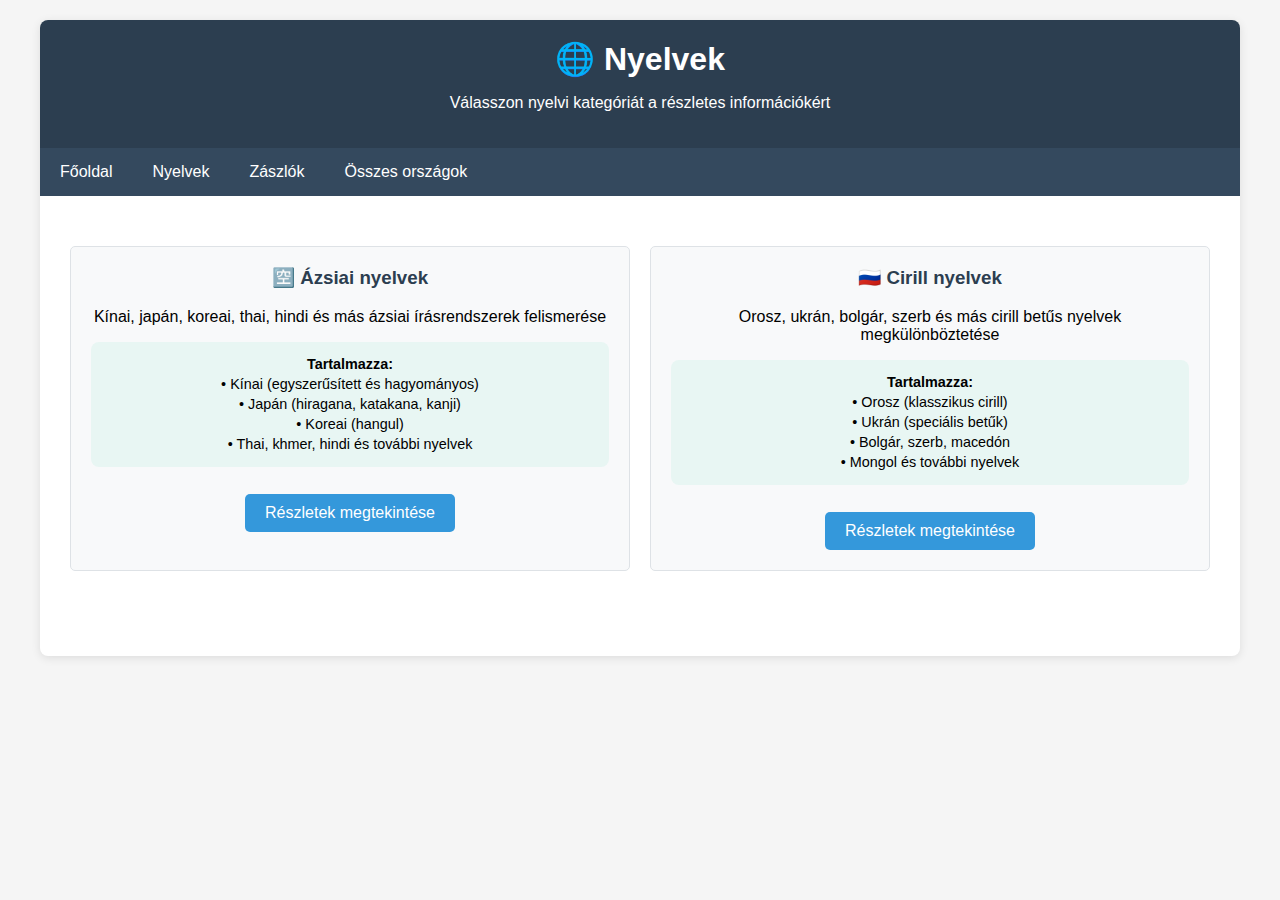
<file: languages_summary.html>
<!DOCTYPE html>
<html lang="hu">
<head>
    <meta charset="UTF-8">
    <meta name="viewport" content="width=device-width, initial-scale=1.0">
    <title>Nyelvek - Geo Guesser Segítő</title>
    <link rel="stylesheet" href="styles.css">
</head>
<body>
    <div class="container">
        <header>
            <h1>🌐 Nyelvek</h1>
            <p>Válasszon nyelvi kategóriát a részletes információkért</p>
        </header>
        
        <nav>
            <ul class="menu">
                <li><a href="index.html">Főoldal</a></li>
                <li><a href="asian-languages.html">Nyelvek</a></li>
                <li><a href="flags.html">Zászlók</a></li>
                <li><a href="countries-list.html">Összes országok</a></li>
            </ul>
        </nav>
        
        <div class="content">
            <div class="grid">
                <div class="card">
                    <h3>🈳 Ázsiai nyelvek</h3>
                    <p>Kínai, japán, koreai, thai, hindi és más ázsiai írásrendszerek felismerése</p>
                    <div class="features">
                        <strong>Tartalmazza:</strong><br>
                        • Kínai (egyszerűsített és hagyományos)<br>
                        • Japán (hiragana, katakana, kanji)<br>
                        • Koreai (hangul)<br>
                        • Thai, khmer, hindi és további nyelvek
                    </div>
                    <a href="asian-languages.html" class="btn">Részletek megtekintése</a>
                </div>
                
                <div class="card">
                    <h3>🇷🇺 Cirill nyelvek</h3>
                    <p>Orosz, ukrán, bolgár, szerb és más cirill betűs nyelvek megkülönböztetése</p>
                    <div class="features">
                        <strong>Tartalmazza:</strong><br>
                        • Orosz (klasszikus cirill)<br>
                        • Ukrán (speciális betűk)<br>
                        • Bolgár, szerb, macedón<br>
                        • Mongol és további nyelvek
                    </div>
                    <a href="cyrillic-languages.html" class="btn">Részletek megtekintése</a>
                </div>
            </div>
        </div>
    </div>
    
    <script src="script.js"></script>
</body>
</html>
</file>
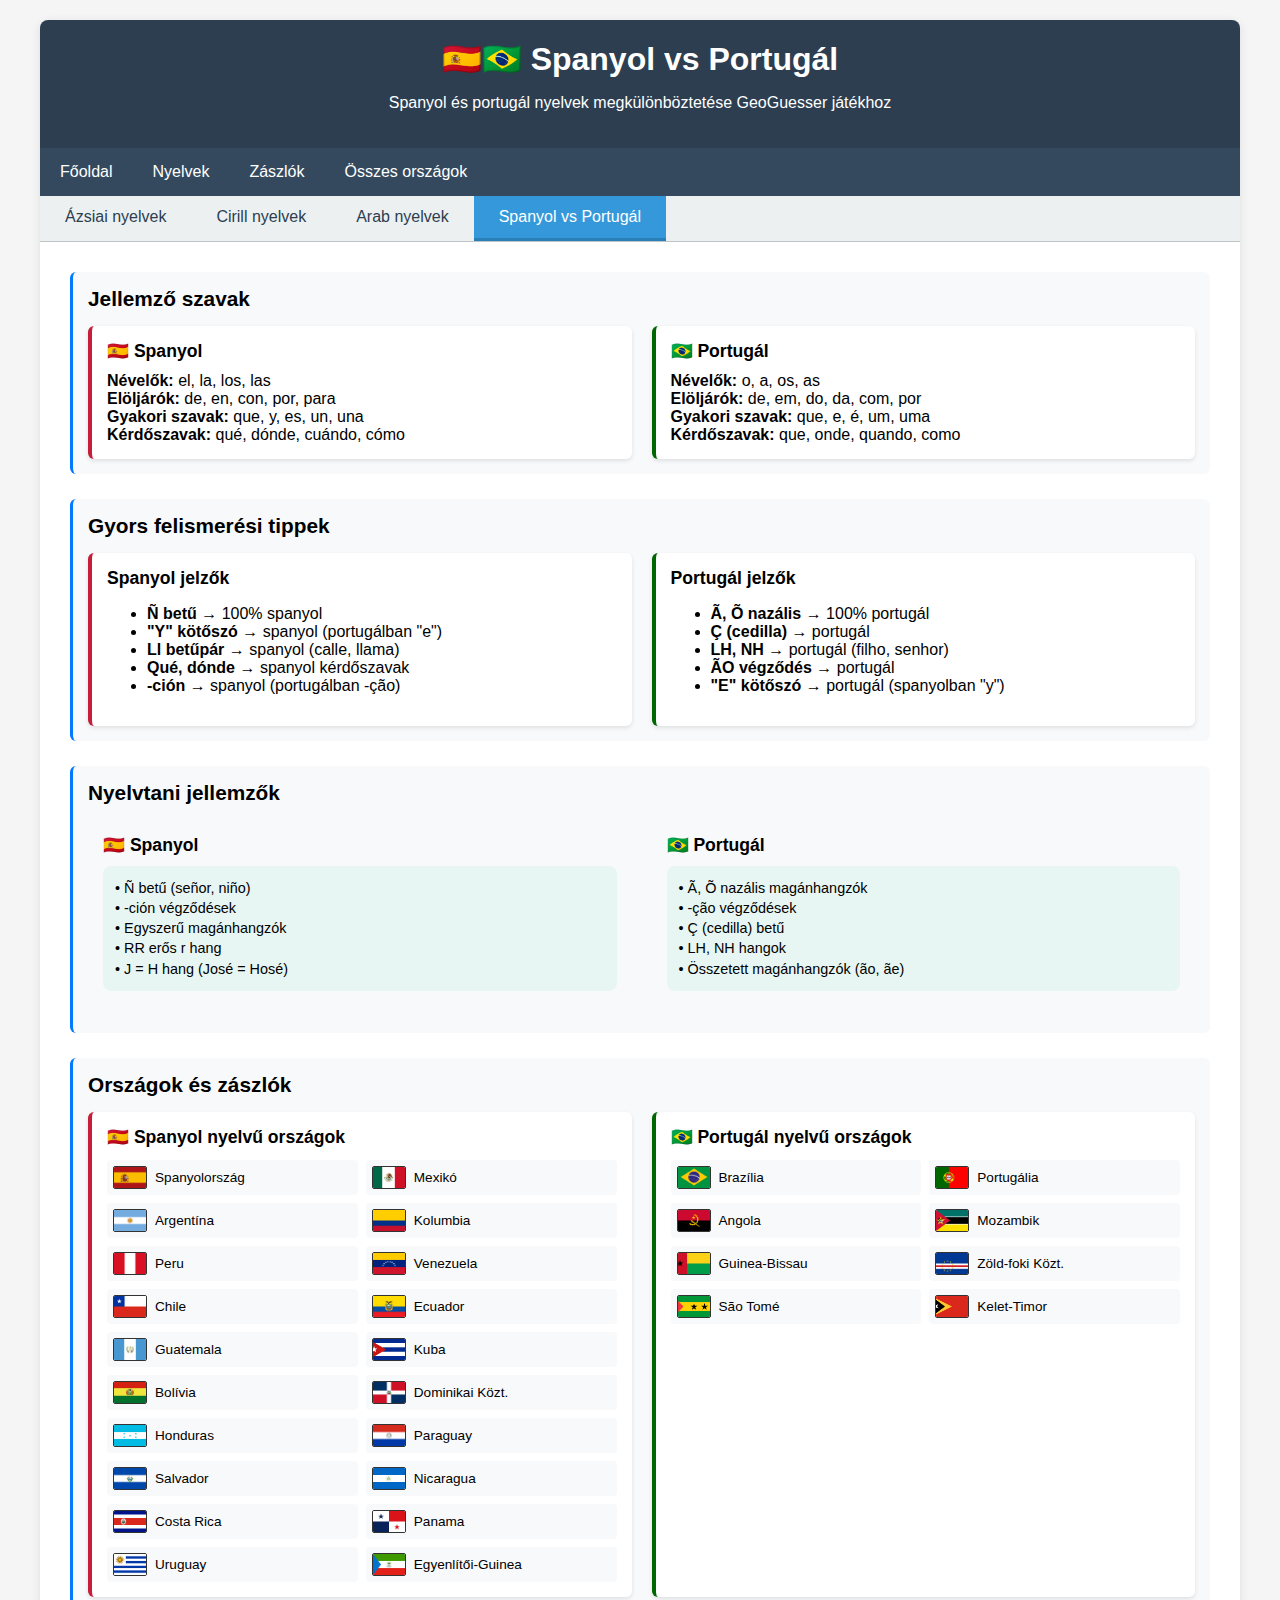
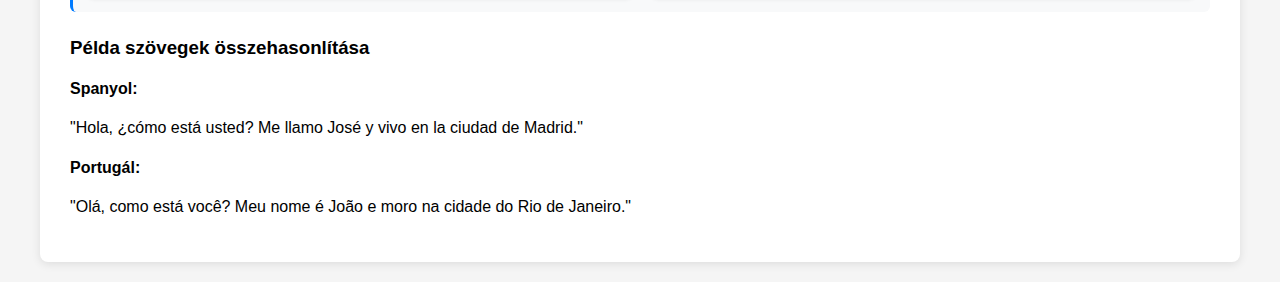
<file: spanish-portuguese.html>
<!DOCTYPE html>
<html lang="hu">
<head>
    <meta charset="UTF-8">
    <meta name="viewport" content="width=device-width, initial-scale=1.0">
    <title>Spanyol vs Portugál - Geo Guesser Segítő</title>
    <link rel="stylesheet" href="styles.css">
</head>
<body>
    <div class="container">
        <header>
            <h1>🇪🇸🇧🇷 Spanyol vs Portugál</h1>
            <p>Spanyol és portugál nyelvek megkülönböztetése GeoGuesser játékhoz</p>
        </header>
        
        <nav>
            <ul class="menu">
                <li><a href="index.html">Főoldal</a></li>
                <li><a href="asian-languages.html">Nyelvek</a></li>
                <li><a href="flags.html">Zászlók</a></li>
                <li><a href="countries-list.html">Összes országok</a></li>
            </ul>
        </nav>
        
        <div class="sub-nav">
            <ul>
                <li><a href="asian-languages.html">Ázsiai nyelvek</a></li>
                <li><a href="cyrillic-languages.html">Cirill nyelvek</a></li>
                <li><a href="arabic-languages.html">Arab nyelvek</a></li>
                <li><a href="spanish-portuguese.html" class="active">Spanyol vs Portugál</a></li>
            </ul>
        </div>
        
        <div class="content">
            <!-- Jellemző szavak sor -->
            <div class="comparison-row">
                <h3>Jellemző szavak</h3>
                <div class="two-column-grid">
                    <div class="column spanish">
                        <h3>🇪🇸 Spanyol</h3>
                        <div class="word-examples">
                            <strong>Névelők:</strong> el, la, los, las<br>
                            <strong>Elöljárók:</strong> de, en, con, por, para<br>
                            <strong>Gyakori szavak:</strong> que, y, es, un, una<br>
                            <strong>Kérdőszavak:</strong> qué, dónde, cuándo, cómo
                        </div>
                    </div>
                    <div class="column portuguese">
                        <h3>🇧🇷 Portugál</h3>
                        <div class="word-examples">
                            <strong>Névelők:</strong> o, a, os, as<br>
                            <strong>Elöljárók:</strong> de, em, do, da, com, por<br>
                            <strong>Gyakori szavak:</strong> que, e, é, um, uma<br>
                            <strong>Kérdőszavak:</strong> que, onde, quando, como
                        </div>
                    </div>
                </div>
            </div>

            <!-- Gyors felismerési tippek sor -->
            <div class="comparison-row">
                <h3>Gyors felismerési tippek</h3>
                <div class="two-column-grid">
                    <div class="column spanish">
                        <h3>Spanyol jelzők</h3>
                        <ul>
                            <li><strong>Ñ betű</strong> → 100% spanyol</li>
                            <li><strong>"Y" kötőszó</strong> → spanyol (portugálban "e")</li>
                            <li><strong>Ll betűpár</strong> → spanyol (calle, llama)</li>
                            <li><strong>Qué, dónde</strong> → spanyol kérdőszavak</li>
                            <li><strong>-ción</strong> → spanyol (portugálban -ção)</li>
                        </ul>
                    </div>
                    <div class="column portuguese">
                        <h3>Portugál jelzők</h3>
                        <ul>
                            <li><strong>Ã, Õ nazális</strong> → 100% portugál</li>
                            <li><strong>Ç (cedilla)</strong> → portugál</li>
                            <li><strong>LH, NH</strong> → portugál (filho, senhor)</li>
                            <li><strong>ÃO végződés</strong> → portugál</li>
                            <li><strong>"E" kötőszó</strong> → portugál (spanyolban "y")</li>
                        </ul>
                    </div>
                </div>
            </div>

            <!-- Nyelvtani jellemzők sor -->
            <div class="comparison-row">
                <h3>Nyelvtani jellemzők</h3>
                <div class="two-column-grid">
                    <div class="grammar-column spanish">
                        <h3>🇪🇸 Spanyol</h3>
                        <div class="features">
                            • Ñ betű (señor, niño)<br>
                            • -ción végződések<br>
                            • Egyszerű magánhangzók<br>
                            • RR erős r hang<br>
                            • J = H hang (José = Hosé)
                        </div>
                    </div>
                    <div class="grammar-column portuguese">
                        <h3>🇧🇷 Portugál</h3>
                        <div class="features">
                            • Ã, Õ nazális magánhangzók<br>
                            • -ção végződések<br>
                            • Ç (cedilla) betű<br>
                            • LH, NH hangok<br>
                            • Összetett magánhangzók (ão, ãe)
                        </div>
                    </div>
                </div>
            </div>

            <!-- Zászlók sor -->
            <div class="comparison-row">
                <h3>Országok és zászlók</h3>
                <div class="two-column-grid">
                    <div class="column spanish">
                        <h3>🇪🇸 Spanyol nyelvű országok</h3>
                        <div class="flag-grid">
                            <div class="country-item"><img src="flags/es.png" alt="Spanyolország" class="small-flag"> Spanyolország</div>
                            <div class="country-item"><img src="flags/mx.png" alt="Mexikó" class="small-flag"> Mexikó</div>
                            <div class="country-item"><img src="flags/ar.png" alt="Argentína" class="small-flag"> Argentína</div>
                            <div class="country-item"><img src="flags/co.png" alt="Kolumbia" class="small-flag"> Kolumbia</div>
                            <div class="country-item"><img src="flags/pe.png" alt="Peru" class="small-flag"> Peru</div>
                            <div class="country-item"><img src="flags/ve.png" alt="Venezuela" class="small-flag"> Venezuela</div>
                            <div class="country-item"><img src="flags/cl.png" alt="Chile" class="small-flag"> Chile</div>
                            <div class="country-item"><img src="flags/ec.png" alt="Ecuador" class="small-flag"> Ecuador</div>
                            <div class="country-item"><img src="flags/gt.png" alt="Guatemala" class="small-flag"> Guatemala</div>
                            <div class="country-item"><img src="flags/cu.png" alt="Kuba" class="small-flag"> Kuba</div>
                            <div class="country-item"><img src="flags/bo.png" alt="Bolívia" class="small-flag"> Bolívia</div>
                            <div class="country-item"><img src="flags/do.png" alt="Dominikai Köztársaság" class="small-flag"> Dominikai Közt.</div>
                            <div class="country-item"><img src="flags/hn.png" alt="Honduras" class="small-flag"> Honduras</div>
                            <div class="country-item"><img src="flags/py.png" alt="Paraguay" class="small-flag"> Paraguay</div>
                            <div class="country-item"><img src="flags/sv.png" alt="Salvador" class="small-flag"> Salvador</div>
                            <div class="country-item"><img src="flags/ni.png" alt="Nicaragua" class="small-flag"> Nicaragua</div>
                            <div class="country-item"><img src="flags/cr.png" alt="Costa Rica" class="small-flag"> Costa Rica</div>
                            <div class="country-item"><img src="flags/pa.png" alt="Panama" class="small-flag"> Panama</div>
                            <div class="country-item"><img src="flags/uy.png" alt="Uruguay" class="small-flag"> Uruguay</div>
                            <div class="country-item"><img src="flags/gq.png" alt="Egyenlítői-Guinea" class="small-flag"> Egyenlítői-Guinea</div>
                        </div>
                    </div>
                    <div class="column portuguese">
                        <h3>🇧🇷 Portugál nyelvű országok</h3>
                        <div class="flag-grid">
                            <div class="country-item"><img src="flags/br.png" alt="Brazília" class="small-flag"> Brazília</div>
                            <div class="country-item"><img src="flags/pt.png" alt="Portugália" class="small-flag"> Portugália</div>
                            <div class="country-item"><img src="flags/ao.png" alt="Angola" class="small-flag"> Angola</div>
                            <div class="country-item"><img src="flags/mz.png" alt="Mozambik" class="small-flag"> Mozambik</div>
                            <div class="country-item"><img src="flags/gw.png" alt="Guinea-Bissau" class="small-flag"> Guinea-Bissau</div>
                            <div class="country-item"><img src="flags/cv.png" alt="Zöld-foki Köztársaság" class="small-flag"> Zöld-foki Közt.</div>
                            <div class="country-item"><img src="flags/st.png" alt="São Tomé és Príncipe" class="small-flag"> São Tomé</div>
                            <div class="country-item"><img src="flags/tl.png" alt="Kelet-Timor" class="small-flag"> Kelet-Timor</div>
                        </div>
                    </div>
                </div>
            </div>

            <div class="comparison-section">
                <div class="example-section">
                    <h3>Példa szövegek összehasonlítása</h3>
                    
                    <div class="example-comparison">
                        <div class="example-spanish">
                            <h4>Spanyol:</h4>
                            <p class="example-text">"Hola, ¿cómo está usted? Me llamo José y vivo en la ciudad de Madrid."</p>
                        </div>
                        
                        <div class="example-portuguese">
                            <h4>Portugál:</h4>
                            <p class="example-text">"Olá, como está você? Meu nome é João e moro na cidade do Rio de Janeiro."</p>
                        </div>
                    </div>
                </div>
            </div>
        </div>
    </div>
</body>
</html>
</file>
<file: styles.css>
body {
    font-family: Arial, sans-serif;
    margin: 0;
    padding: 20px;
    background-color: #f5f5f5;
}

.container {
    max-width: 1200px;
    margin: 0 auto;
    background-color: white;
    border-radius: 8px;
    box-shadow: 0 2px 10px rgba(0,0,0,0.1);
    overflow: hidden;
}

header {
    background-color: #2c3e50;
    color: white;
    padding: 20px;
    text-align: center;
}

h1 {
    margin: 0;
    font-size: 2em;
}

nav {
    background-color: #34495e;
    padding: 0;
}

.menu {
    list-style: none;
    margin: 0;
    padding: 0;
    display: flex;
}

.menu > li {
    position: relative;
}

.menu a {
    display: block;
    color: white;
    text-decoration: none;
    padding: 15px 20px;
    transition: background-color 0.3s;
}

.menu a:hover {
    background-color: #2c3e50;
}

.dropdown-content {
    display: none;
    position: absolute;
    top: 100%;
    left: 0;
    background-color: #2c3e50;
    min-width: 200px;
    box-shadow: 0 2px 5px rgba(0,0,0,0.2);
    z-index: 1000;
}

.dropdown:hover .dropdown-content {
    display: block;
}

.dropdown .dropbtn {
    pointer-events: auto;
}

.dropdown-content a {
    padding: 12px 20px;
    border-bottom: 1px solid #34495e;
    display: block;
    width: 100%;
}

.dropdown-content a:hover {
    background-color: #1a252f;
}

.content {
    padding: 30px;
    min-height: 400px;
}

.welcome {
    text-align: center;
    color: #666;
}

.section {
    display: none;
    animation: fadeIn 0.3s;
}

.section.active {
    display: block;
}

@keyframes fadeIn {
    from { opacity: 0; }
    to { opacity: 1; }
}

.grid {
    display: grid;
    grid-template-columns: repeat(auto-fit, minmax(250px, 1fr));
    gap: 20px;
    margin-top: 20px;
}

.card {
    background-color: #f8f9fa;
    border: 1px solid #dee2e6;
    border-radius: 5px;
    padding: 20px;
    text-align: center;
    cursor: pointer;
    transition: transform 0.2s;
}

.card:hover {
    transform: translateY(-2px);
    box-shadow: 0 4px 8px rgba(0,0,0,0.1);
}

.card h3 {
    margin-top: 0;
    color: #2c3e50;
}

.script-card {
    border: 2px solid #ecf0f1;
    border-radius: 12px;
    padding: 18px;
    transition: all 0.3s ease;
    background: #fafafa;
}

.script-card:hover {
    transform: translateY(-5px);
    box-shadow: 0 10px 25px rgba(0,0,0,0.15);
    border-color: #3498db;
}

.country {
    font-size: 1.3em;
    font-weight: bold;
    color: #2c3e50;
    margin-bottom: 12px;
    display: flex;
    align-items: center;
    gap: 8px;
}

.flag {
    font-size: 1.6em;
}

.small-flag {
    width: 32px;
    height: 21px;
    object-fit: cover;
    border: 1px solid #333;
    border-radius: 2px;
    margin-right: 8px;
    vertical-align: middle;
}

.sample-text {
    font-size: 1.8em;
    text-align: center;
    margin: 12px 0;
    padding: 12px;
    background: white;
    border-radius: 8px;
    border-left: 4px solid #3498db;
    min-height: 50px;
    display: flex;
    align-items: center;
    justify-content: center;
}

.features {
    background: #e8f6f3;
    padding: 12px;
    border-radius: 8px;
    margin: 12px 0;
    font-size: 0.9em;
}

.features h4 {
    margin: 0 0 8px 0;
    color: #16a085;
    font-size: 1em;
}

.tip {
    background: #fff3cd;
    border: 1px solid #ffeaa7;
    padding: 10px;
    border-radius: 8px;
    margin-top: 12px;
    font-size: 0.9em;
}

.tip strong {
    color: #d68910;
}

.sub-nav {
    background-color: #ecf0f1;
    border-bottom: 1px solid #bdc3c7;
    padding: 0;
}

.sub-nav ul {
    list-style: none;
    margin: 0;
    padding: 0;
    display: flex;
    justify-content: flex-start;
}

.sub-nav li {
    margin: 0;
}

.sub-nav a {
    display: block;
    padding: 12px 25px;
    color: #2c3e50;
    text-decoration: none;
    font-weight: 500;
    transition: all 0.3s;
    border-bottom: 3px solid transparent;
}

.sub-nav a:hover {
    background-color: #d5dbdb;
    border-bottom-color: #3498db;
}

.sub-nav a.active {
    background-color: #3498db;
    color: white;
    border-bottom-color: #2980b9;
}

.flag-section {
    display: none;
}

.flag-section.active {
    display: block;
}

.btn {
    display: inline-block;
    background-color: #3498db;
    color: white;
    padding: 10px 20px;
    text-decoration: none;
    border-radius: 5px;
    margin-top: 15px;
    transition: background-color 0.3s;
}

.btn:hover {
    background-color: #2980b9;
}

.flag-card {
    position: relative;
    background-color: #f8f9fa;
    border: 1px solid #dee2e6;
    border-radius: 8px;
    padding: 20px;
    text-align: center;
    transition: transform 0.2s, box-shadow 0.2s;
}

.flag-card:hover {
    transform: translateY(-2px);
    box-shadow: 0 4px 12px rgba(0,0,0,0.15);
}

.flag-image {
    width: 120px;
    height: 80px;
    object-fit: cover;
    border: 2px solid #ddd;
    border-radius: 4px;
    margin-bottom: 15px;
}

.country-name {
    font-size: 1.1em;
    font-weight: bold;
    color: #2c3e50;
}

.common-chars {
    font-size: 1.0em;
    color: #666;
    margin-top: 5px;
    font-style: italic;
    font-family: "Noto Sans CJK", "Arial Unicode MS", sans-serif;
    line-height: 1.2;
}


.comparison-row {
    margin-bottom: 25px;
    padding: 15px;
    background-color: #f8f9fa;
    border-radius: 6px;
    border-left: 3px solid #007bff;
}

.comparison-row h3 {
    margin-top: 0;
    margin-bottom: 12px;
    font-size: 1.3em;
}

.two-column-grid {
    display: grid;
    grid-template-columns: 1fr 1fr;
    gap: 20px;
    margin-top: 15px;
}

.column {
    padding: 15px;
    background-color: white;
    border-radius: 6px;
    box-shadow: 0 2px 4px rgba(0,0,0,0.1);
}

.column h3 {
    margin-top: 0;
    margin-bottom: 10px;
    font-size: 1.1em;
}

.column.spanish {
    border-left: 4px solid #c41e3a;
}

.column.portuguese {
    border-left: 4px solid #006600;
}

.grammar-column {
    padding: 15px;
    background-color: transparent;
    border-radius: 6px;
    box-shadow: none;
}

.grammar-column h3 {
    margin-top: 0;
    margin-bottom: 10px;
    font-size: 1.1em;
}

.domain-extension {
    position: absolute;
    top: 8px;
    right: 8px;
    font-size: 0.75em;
    color: #888;
    background-color: rgba(255, 255, 255, 0.9);
    padding: 2px 4px;
    border-radius: 3px;
    font-weight: bold;
    opacity: 0;
    visibility: hidden;
    transition: opacity 0.2s, visibility 0.2s;
}

.flag-card:hover .domain-extension {
    opacity: 1;
    visibility: visible;
}

.flag-grid {
    display: grid;
    grid-template-columns: repeat(auto-fit, minmax(180px, 1fr));
    gap: 8px;
    margin-top: 12px;
}

.flag-grid .country-item {
    display: flex;
    align-items: center;
    padding: 6px;
    background-color: #f8f9fa;
    border-radius: 4px;
    font-size: 0.85em;
}

.flag-grid .small-flag {
    margin-right: 8px;
}

@media (max-width: 768px) {
    .two-column-grid {
        grid-template-columns: 1fr;
        gap: 20px;
    }
    
    .flag-grid {
        grid-template-columns: 1fr;
    }
}

.summary-text {
    margin-top: 30px;
    padding: 20px;
    background-color: #f8f9fa;
    border-radius: 8px;
    border-left: 4px solid #007bff;
}

.summary-text h3 {
    color: #2c3e50;
    margin-bottom: 15px;
}

.summary-text p {
    margin-bottom: 10px;
    line-height: 1.5;
}

.summa.word-examples {
    line-height: 1.4;
    margin-top: 8px;
    font-size: 0.9em;
}

.features {
    line-height: 1.4;
    margin-top: 8px;
    font-size: 0.9em;
}

.section-header {
    display: flex;
    justify-content: space-between;
    align-items: center;
    margin-bottom: 20px;
}

.region-filter {
    display: flex;
    gap: 8px;
}

.filter-btn {
    background-color: #f8f9fa;
    border: 1px solid #dee2e6;
    color: #495057;
    padding: 6px 12px;
    border-radius: 4px;
    cursor: pointer;
    font-size: 0.9em;
    transition: all 0.2s;
}

.filter-btn:hover {
    background-color: #e9ecef;
    border-color: #adb5bd;
}

.filter-btn.active {
    background-color: #3498db;
    border-color: #3498db;
    color: white;
}

.flag-card.hidden {
    display: none;
}

/* Countries List Styles */
.search-container {
    margin: 20px 0;
    text-align: center;
}

#country-search {
    padding: 10px 15px;
    font-size: 16px;
    border: 2px solid #ddd;
    border-radius: 25px;
    width: 300px;
    outline: none;
    transition: border-color 0.3s;
}

#country-search:focus {
    border-color: #007bff;
}

.country-list {
    max-width: 800px;
    margin: 0 auto;
}

.country-list h3 {
    color: #333;
    border-bottom: 2px solid #007bff;
    padding-bottom: 10px;
    margin: 30px 0 20px 0;
}

.list-item {
    display: flex;
    align-items: center;
    padding: 12px 15px;
    margin: 8px 0;
    background: #f8f9fa;
    border-radius: 8px;
    transition: background-color 0.3s, transform 0.2s;
}

.list-item:hover {
    background: #e9ecef;
    transform: translateX(5px);
}

.list-flag {
    width: 32px;
    height: 24px;
    margin-right: 15px;
    border: 1px solid #ddd;
    border-radius: 3px;
}

.list-country-name {
    flex: 1;
    font-weight: 500;
    color: #333;
}

.list-domain {
    background: #007bff;
    color: white;
    padding: 4px 12px;
    border-radius: 15px;
    font-size: 14px;
    font-weight: 500;
}

.country-list {
    padding: 20px;
}

.country-list h3 {
    color: #2c3e50;
    margin: 30px 0 15px 0;
    font-size: 1.3em;
    border-bottom: 2px solid #3498db;
    padding-bottom: 8px;
}

.list-item {
    display: flex;
    align-items: center;
    padding: 12px 15px;
    margin: 5px 0;
    background-color: #f8f9fa;
    border-radius: 8px;
    transition: all 0.3s ease;
    border-left: 4px solid transparent;
}

.list-item:hover {
    background-color: #e3f2fd;
    border-left-color: #3498db;
    transform: translateX(5px);
    box-shadow: 0 2px 8px rgba(0,0,0,0.1);
}

.list-flag {
    width: 32px;
    height: 24px;
    object-fit: cover;
    border-radius: 3px;
    margin-right: 15px;
    box-shadow: 0 1px 3px rgba(0,0,0,0.2);
}

.list-country-name {
    flex: 1;
    font-weight: 500;
    color: #2c3e50;
    font-size: 16px;
}

.list-domain {
    background-color: #3498db;
    color: white;
    padding: 4px 12px;
    border-radius: 15px;
    font-family: 'Courier New', monospace;
    font-weight: bold;
    font-size: 14px;
}
</file>
